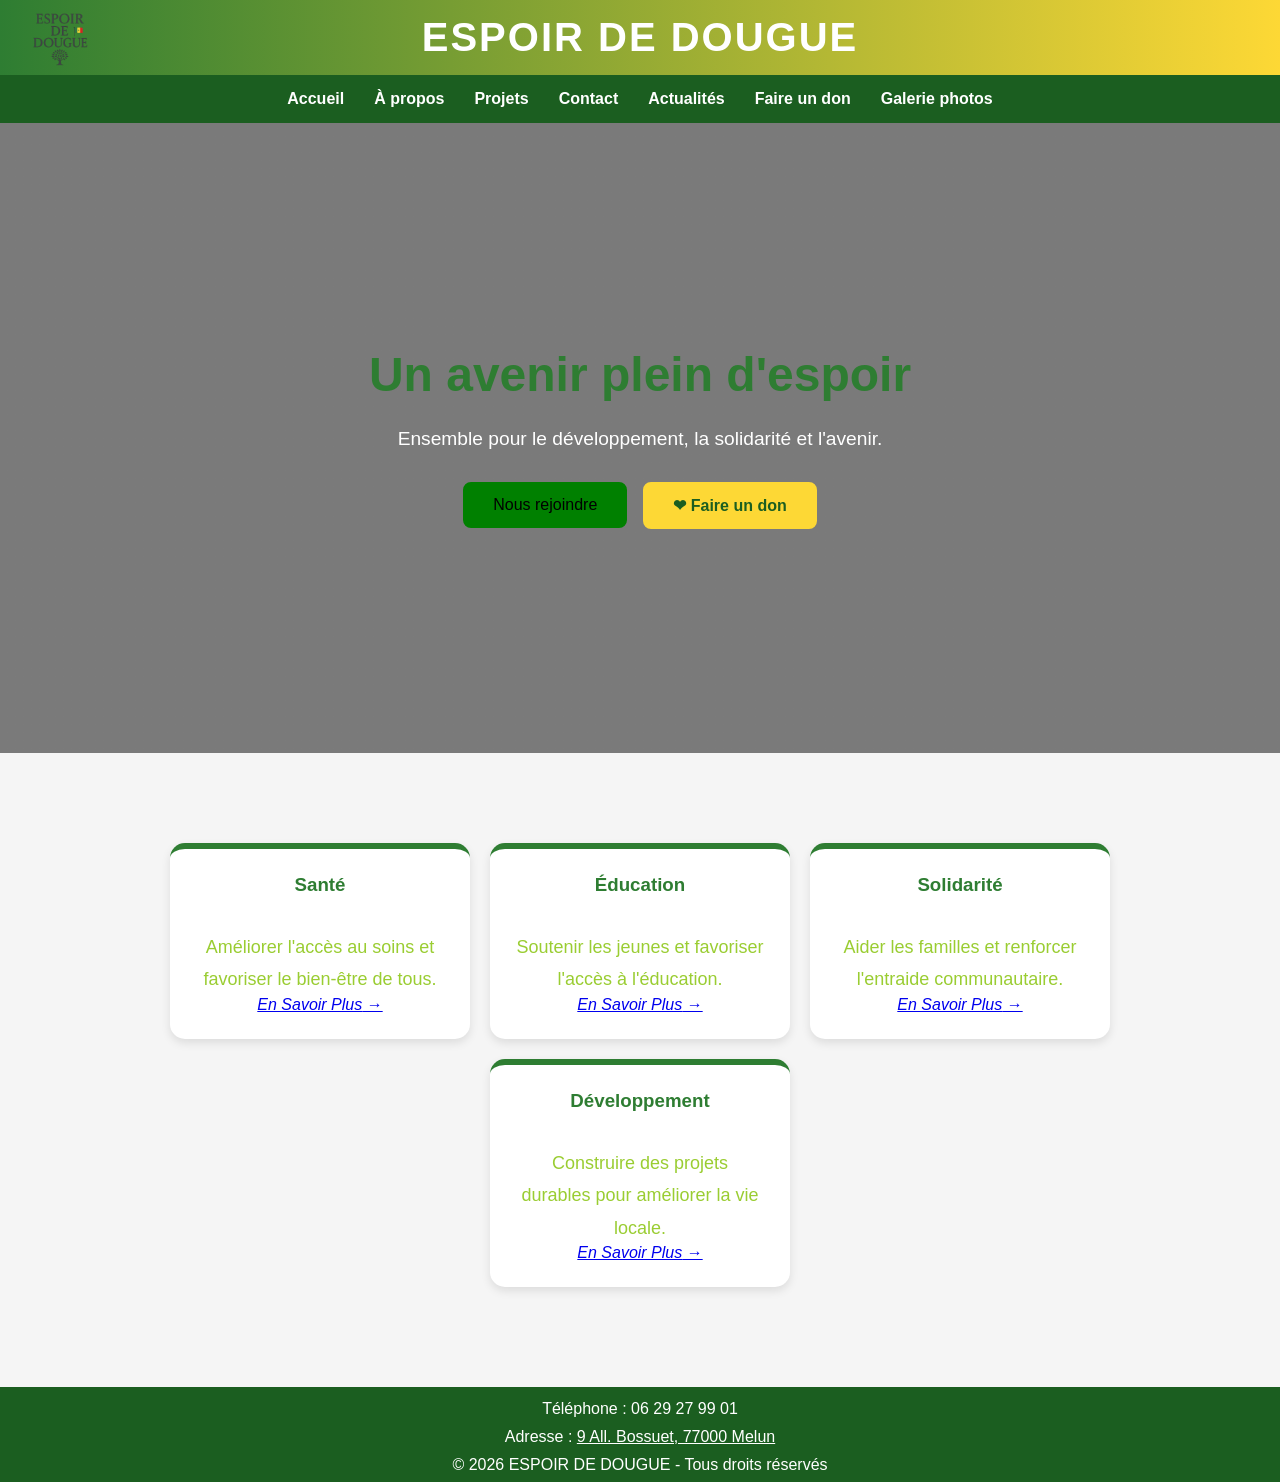
<file: index.html>
<!DOCTYPE html>
<html lang="fr">
<head>
  <meta charset="UTF-8" />
  <meta name="viewport" content="width=device-width, initial-scale=1.0"/>
  <title>ESPOIR DE DOUGUE</title>
  <link rel="stylesheet" href="css/style.css" />
  

  
</head>

<body>

  <!-- Le header et nav sont chargés automatiquement ici -->
  <div id="header-placeholder"></div>
  <script src="nav.js"></script>
<section class="hero">
  <div>
    <h2>Un avenir plein d'espoir</h2>
    <p>
      Ensemble pour le développement, la solidarité et l'avenir.
    </p>
    <div style="display: flex; gap: 16px; justify-content: center; flex-wrap: wrap; margin-top: 1rem;">
      <a href="contacts.html">
        <button style="background: green; color: #000000; border: 2px solid green; border-radius: 8px; padding: 12px 28px; font-size: 16px; font-weight: 500; cursor: pointer;">
          Nous rejoindre
        </button>
      </a>
      <a href="don.html">
        <button style="background: #fdd835; color: #1b5e20; border: 2px solid #fdd835; border-radius: 8px; padding: 12px 28px; font-size: 16px; font-weight: 700; cursor: pointer;">
          ❤ Faire un don
        </button>
      </a>
    </div>
  </div>
</section>

  


  <section>
    <div class="cards">

   <div class="card" style="display:flex; flex-direction:column;">
    <a href="education.html" style="text-decoration:none; color:yellowgreen; display:flex; flex-direction:column; flex:1;">
      <h3>Santé</h3>
      <p>Améliorer l'accès au soins et favoriser le bien-être de tous.</p>
      <a href="education.html"><Em>En Savoir Plus</Em> →</a>
    </a>
  </div>


  <div class="card" style="display:flex; flex-direction:column;">
    <a href="education.html" style="text-decoration:none; color:yellowgreen; display:flex; flex-direction:column; flex:1;">
      <h3>Éducation</h3>
      <p>Soutenir les jeunes et favoriser l'accès à l'éducation.</p>
      <a href="education.html"><Em>En Savoir Plus</Em> →</a>
    </a>
  </div>

  <div class="card" style="display:flex; flex-direction:column;">
    <a href="solidarite.html" style="text-decoration:none; color:yellowgreen; display:flex; flex-direction:column; flex:1;">
      <h3>Solidarité</h3>
      <p>Aider les familles et renforcer l'entraide communautaire.</p>
      <a href="solidarite.html"><Em>En Savoir Plus</Em> →</a>
    </a>
  </div>

  <div class="card" style="display:flex; flex-direction:column;">
    <a href="developpemnt.html" style="text-decoration:none; color:yellowgreen; display:flex; flex-direction:column; flex:1;">
      <h3>Développement</h3>
      <p>Construire des projets durables pour améliorer la vie locale.</p>
      <a href="developpemnt.html"><Em>En Savoir Plus</Em> →</a>
    </a>
  </div>

</div>
  </section>

  <footer style="display:flex; flex-direction:column; align-items:center; padding:8px; gap:0;">
  <span style="margin-top:5px;">Téléphone : 06 29 27 99 01</span>
  <span style="margin-top:10px;">Adresse : <a href="https://www.google.com/maps?q=9+All.+Bossuet,+77000+Melun" target="_blank" style="color:white;">9 All. Bossuet, 77000 Melun</a></span>
  <span style="margin-top:10px;">© 2026 ESPOIR DE DOUGUE - Tous droits réservés</span>
</footer>

</body>
</html>
</file>
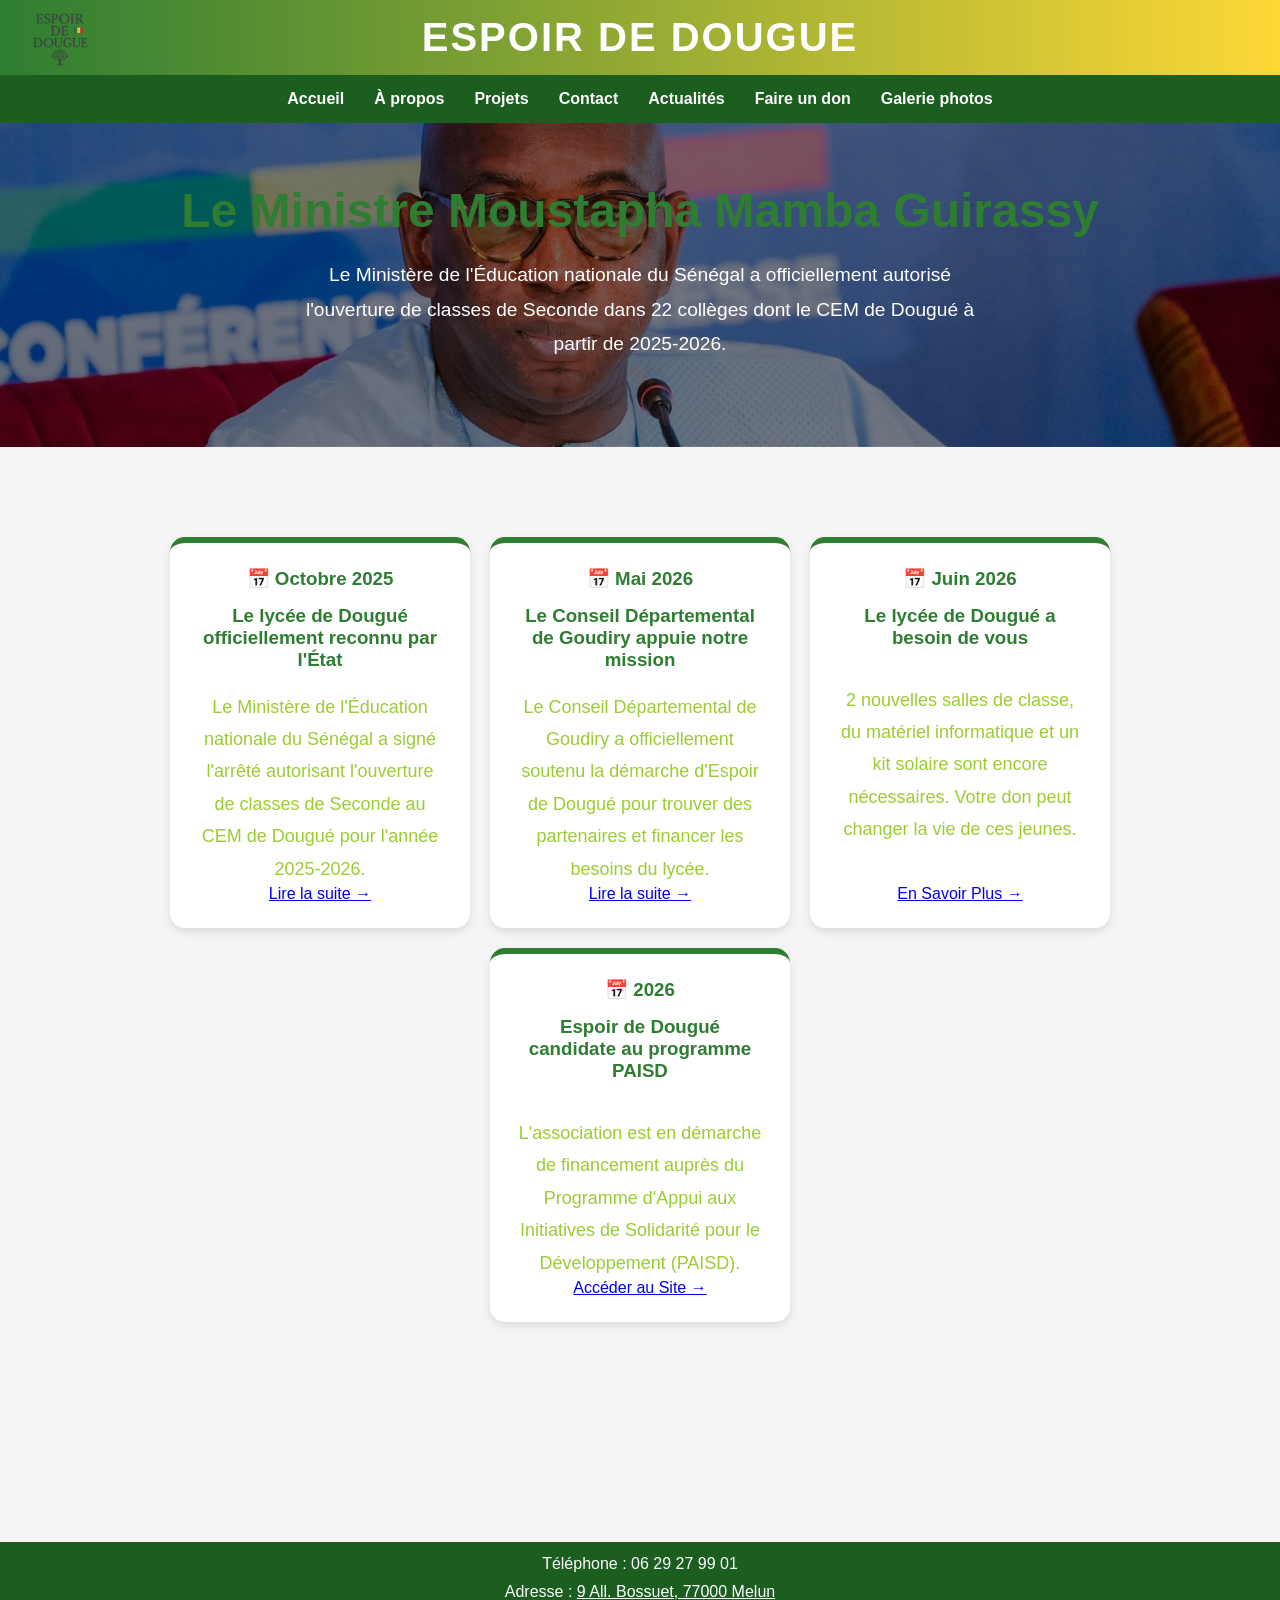
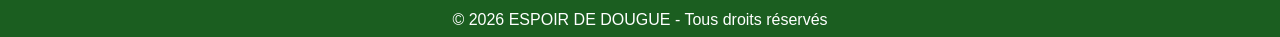
<file: actualite.html>
<!DOCTYPE html>
<html lang="fr">
<head>
  <meta charset="UTF-8">
  <meta name="viewport" content="width=device-width, initial-scale=1.0">
  <title>Actualités- ESPOIR DE DOUGUE</title>
  <link rel="stylesheet" href="css/style.css" />

 
</head>

<body style="min-height:100vh; display:flex; flex-direction:column;">
<div id="header-placeholder"></div>
<script src="nav.js"></script>
<section class="hero-actualites" style="background-image: linear-gradient(rgba(0,0,0,0.5), rgba(0,0,0,0.5)), url('image/WhatsApp-Image-2026-04-21-at-19.15.56.jpeg'); background-size: cover; background-position: center 30%; background-repeat: no-repeat;">
  <div>
    <h2 style="font-size:3rem; margin-bottom:20px;">Le Ministre Moustapha Mamba Guirassy</h2>
<p style="font-size:1.2rem; margin-bottom:25px;color:white;">
  Le Ministère de l'Éducation nationale du Sénégal a officiellement autorisé l'ouverture de classes de Seconde dans 22 collèges dont le CEM de Dougué à partir de 2025-2026.
</p>
  </div>

</section>
<section>
    <div class="cards">

  <div class="card">
    <a href="apropos.html" style="text-decoration:none; color:yellowgreen;">
      <h3>📅 Octobre 2025</h3>
      <h3>Le lycée de Dougué officiellement reconnu par l'État</h3>
      <p>Le Ministère de l'Éducation nationale du Sénégal a signé l'arrêté autorisant l'ouverture de classes de Seconde au CEM de Dougué pour l'année 2025-2026.</p>
      <a href="image/Arrêté d'ouverture de classe de 2nd Dougué_2025-2026.pdf" target="_blank">Lire la suite →</a>
    </a>
    </a>
  </div>

  <div class="card">
    <a href="projets.html" style="text-decoration:none; color:yellowgreen;">
      <h3>📅 Mai 2026</h3>
      <h3>Le Conseil Départemental de Goudiry appuie notre mission</h3>
      <p>Le Conseil Départemental de Goudiry a officiellement soutenu la démarche d'Espoir de Dougué pour trouver des partenaires et financer les besoins du lycée.</p>
       <a href="image/20260523123731.pdf" target="_blank">Lire la suite →</a>
    </a>
  </div>

  <div class="card" style="display:flex; flex-direction:column;">
  <a href="don.html" style="text-decoration:none; color:yellowgreen; display:flex; flex-direction:column; flex:1;">
    <h3>📅 Juin 2026</h3>
    <h3>Le lycée de Dougué a besoin de vous</h3>
    <p style="flex:1;">2 nouvelles salles de classe, du matériel informatique et un kit solaire sont encore nécessaires. Votre don peut changer la vie de ces jeunes.</p>
    <a href="don.html">En Savoir Plus →</a>
  </a>
</div>
  <div class="card" style="display:flex; flex-direction:column;">
    <a href="don.html" style="text-decoration:none; color:yellowgreen; display:flex; flex-direction:column; flex:1;">
      <h3>📅 2026</h3>
      <h3>Espoir de Dougué candidate au programme PAISD</h3>
      <p>L'association est en démarche de financement auprès du Programme d'Appui aux Initiatives de Solidarité pour le Développement (PAISD).</p>
      <a href="https://www.paisd.sn" target="_blank">Accéder au Site →</a> 
    </a>
  </div>

</div>
  </section>

<section style="flex:1;">

</section>
<footer style="display:flex; flex-direction:column; align-items:center; padding:8px; gap:0;">
  <span style="margin-top:5px;">Téléphone : 06 29 27 99 01</span>
  <span style="margin-top:10px;">Adresse : <a href="https://www.google.com/maps?q=9+All.+Bossuet,+77000+Melun" target="_blank" style="color:white;">9 All. Bossuet, 77000 Melun</a></span>
  <span style="margin-top:10px;">© 2026 ESPOIR DE DOUGUE - Tous droits réservés</span>
</footer>


</body>
</html>
</file>
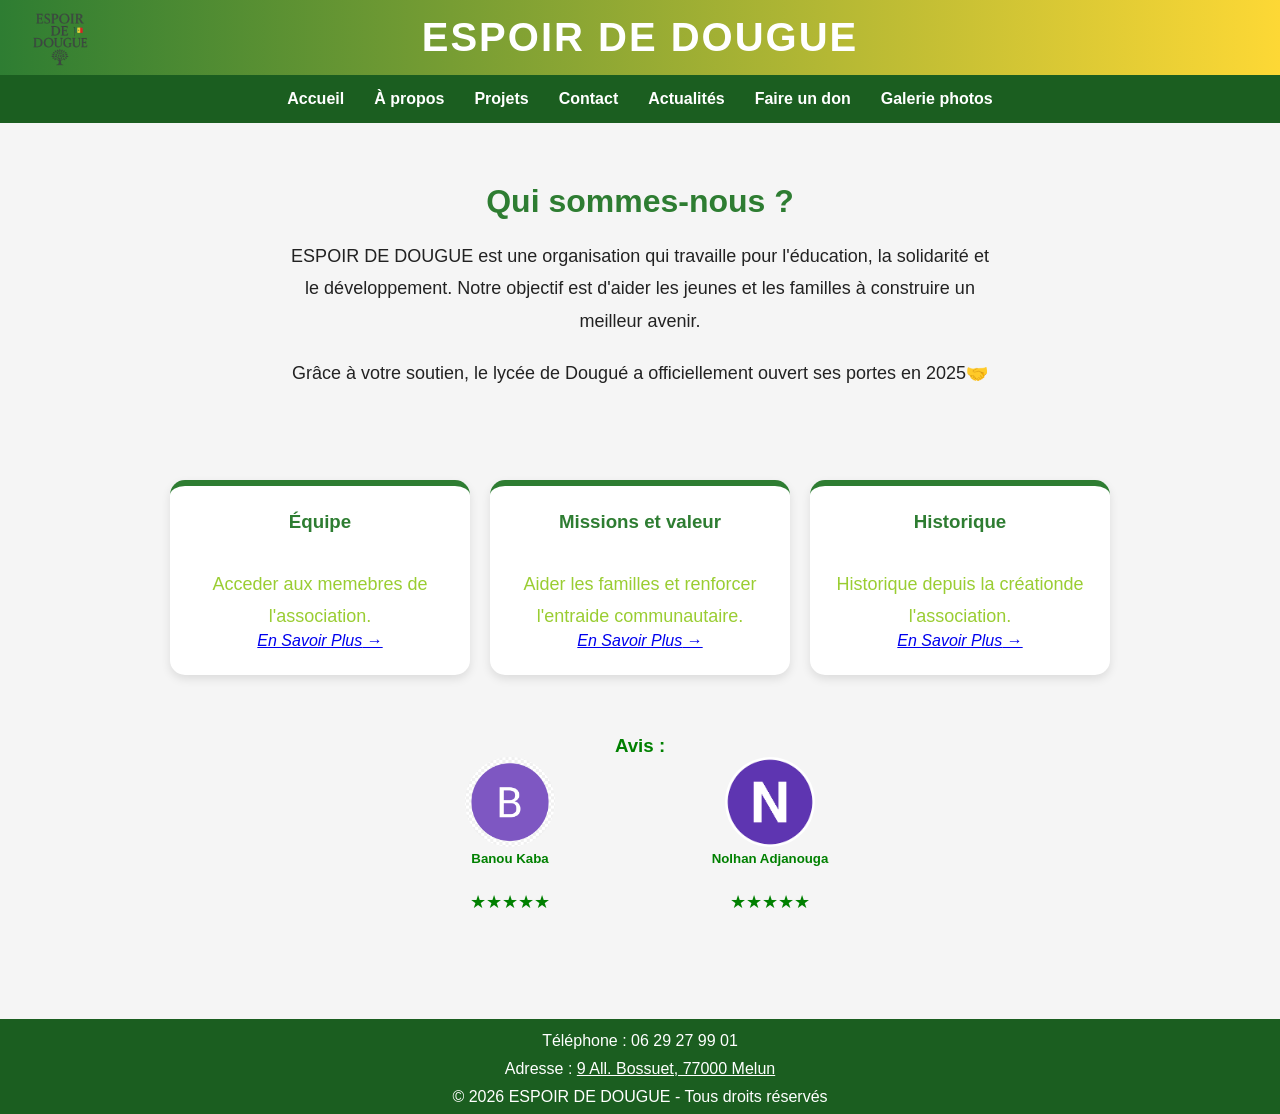
<file: apropos.html>
<!DOCTYPE html>
<html lang="fr">
<head>
  <meta charset="UTF-8">
  <meta name="viewport" content="width=device-width, initial-scale=1.0">
  <title>À propos - ESPOIR DE DOUGUE</title>
  <link rel="stylesheet" href="css/style.css" />

 
</head>

<body>

<div id="header-placeholder"></div>
<script src="nav.js"></script>

<section>
  <h2>Qui sommes-nous ?</h2>

  <p>
    ESPOIR DE DOUGUE est une organisation qui travaille
    pour l'éducation, la solidarité et le développement.
    Notre objectif est d'aider les jeunes et les familles
    à construire un meilleur avenir.
  </p>
  <p>
    Grâce à votre soutien, le lycée de Dougué a officiellement ouvert ses portes en 2025🤝
  </p>
  <section>
    <div class="cards">

  <div class="card" style="display:flex; flex-direction:column;">
    <a href="equipe.html" style="text-decoration:none; color:yellowgreen; display:flex; flex-direction:column; flex:1;">
      <h3>Équipe</h3>
      <p>Acceder aux memebres de l'association.</p>
      <a href="equipe.html"><Em>En Savoir Plus</Em> →</a>
    </a>
  </div>

  <div class="card" style="display:flex; flex-direction:column;">
    <a href="mission.html" style="text-decoration:none; color:yellowgreen; display:flex; flex-direction:column; flex:1;">
      <h3>Missions et valeur</h3>
      <p>Aider les familles et renforcer l'entraide communautaire.</p>
      <a href="mission.html"><Em>En Savoir Plus</Em> →</a>
    </a>
  </div>

   <div class="card" style="display:flex; flex-direction:column;">
    <a href="historique.html" style="text-decoration:none; color:yellowgreen; display:flex; flex-direction:column; flex:1;">
      <h3>Historique</h3>
      <p>Historique depuis la créationde l'association.</p>
      <a href="historique.html"><Em>En Savoir Plus</Em> →</a>
    </a>
  </div>

</div>
  </section>

  <h3 style="color:green; text-align:center;">Avis :</h3>

  <div style="display:flex !important; flex-direction:row !important; justify-content:center; gap:60px; flex-wrap:wrap; text-align:center; width:100%;">

    <div style="display:inline-block; width:200px;">
      <img src="image/logo b.png" style="width:90px; height:90px; border-radius:50%; object-fit:cover;">
      <h5 style="color:green;">Banou Kaba</h5>
      <p style="color:green;">★★★★★</p>
    </div>

    <div style="display:inline-block; width:200px;">
      <img src="image/logo n.png" style="width:90px; height:90px; border-radius:50%; object-fit:cover;">
      <h5 style="color:green;">Nolhan Adjanouga</h5>
      <p style="color:green;">★★★★★</p>
    </div>

  </div>

</section>


<footer style="display:flex; flex-direction:column; align-items:center; padding:8px; gap:0;">
  <span style="margin-top:5px;">Téléphone : 06 29 27 99 01</span>
  <span style="margin-top:10px;">Adresse : <a href="https://www.google.com/maps?q=9+All.+Bossuet,+77000+Melun" target="_blank" style="color:white;">9 All. Bossuet, 77000 Melun</a></span>
  <span style="margin-top:10px;">© 2026 ESPOIR DE DOUGUE - Tous droits réservés</span>
</footer>

</body>
</html>
</file>
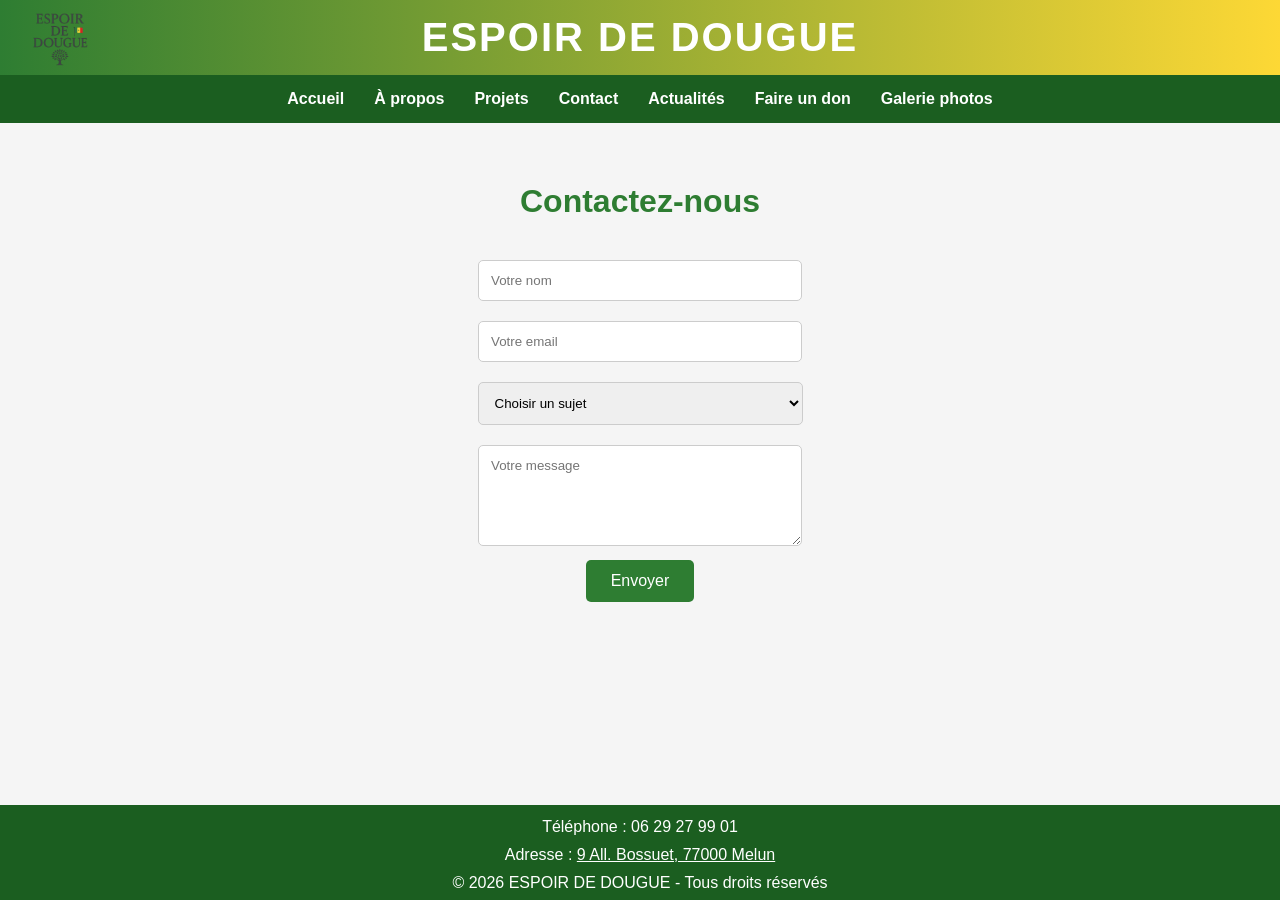
<file: contacts.html>
<!DOCTYPE html>
<html lang="fr">
<head>
  <meta charset="UTF-8">
  <meta name="viewport" content="width=device-width, initial-scale=1.0">
  <title>Contact - ESPOIR DE DOUGUE</title>
  <link rel="stylesheet" href="css/style.css" />

  
</head>

<body style="min-height:100vh; display:flex; flex-direction:column;">

<div id="header-placeholder"></div>
<script src="nav.js"></script>
<section style="flex:1;">
  <h2>Contactez-nous</h2>

  <form id="mon-formulaire">

    <input type="text" id="nom" placeholder="Votre nom">
    <br>
    <input type="email" id="email" placeholder="Votre email">
    <br>
    <select id="sujet" name="Sujet" required style="width:325px; padding:12px; border:1px solid #ccc; border-radius:5px;">
  <option value="" disabled selected>   Choisir un sujet </option>
  <option value="Bénévolat">Bénévolat</option>
  <option value="Partenariat">Partenariat</option>
  <option value="Information">Demande d'information</option>
  <option value="Autre">Autre</option>
</select>
<br>
    <textarea id="message" rows="5" placeholder="Votre message"></textarea>
    <br>
    <button type="submit">Envoyer</button>

  </form>

  <p id="confirmation" style="display:none; color: green; font-weight: 500;">
    ✓ Message envoyé avec succès !
  </p>

</section>

<script>
  document.getElementById('mon-formulaire').addEventListener('submit', function(e) {
    e.preventDefault();
    fetch('https://formspree.io/f/mvzyvywe', {
      method: 'POST',
      headers: { 'Content-Type': 'application/json' },
      body: JSON.stringify({
        nom: document.getElementById('nom').value,
        email: document.getElementById('email').value,
        message: document.getElementById('message').value,
        sujet: document.getElementById('sujet').value
      })
    }).then(function() {
      document.getElementById('mon-formulaire').style.display = 'none';
      document.getElementById('confirmation').style.display = 'block';
    });
  });
</script>



<footer style="display:flex; flex-direction:column; align-items:center; padding:8px; gap:0;">
  <span style="margin-top:5px;">Téléphone : 06 29 27 99 01</span>
  <span style="margin-top:10px;">Adresse : <a href="https://www.google.com/maps?q=9+All.+Bossuet,+77000+Melun" target="_blank" style="color:white;">9 All. Bossuet, 77000 Melun</a></span>
  <span style="margin-top:10px;">© 2026 ESPOIR DE DOUGUE - Tous droits réservés</span>
</footer>

</body>
</html>
</file>
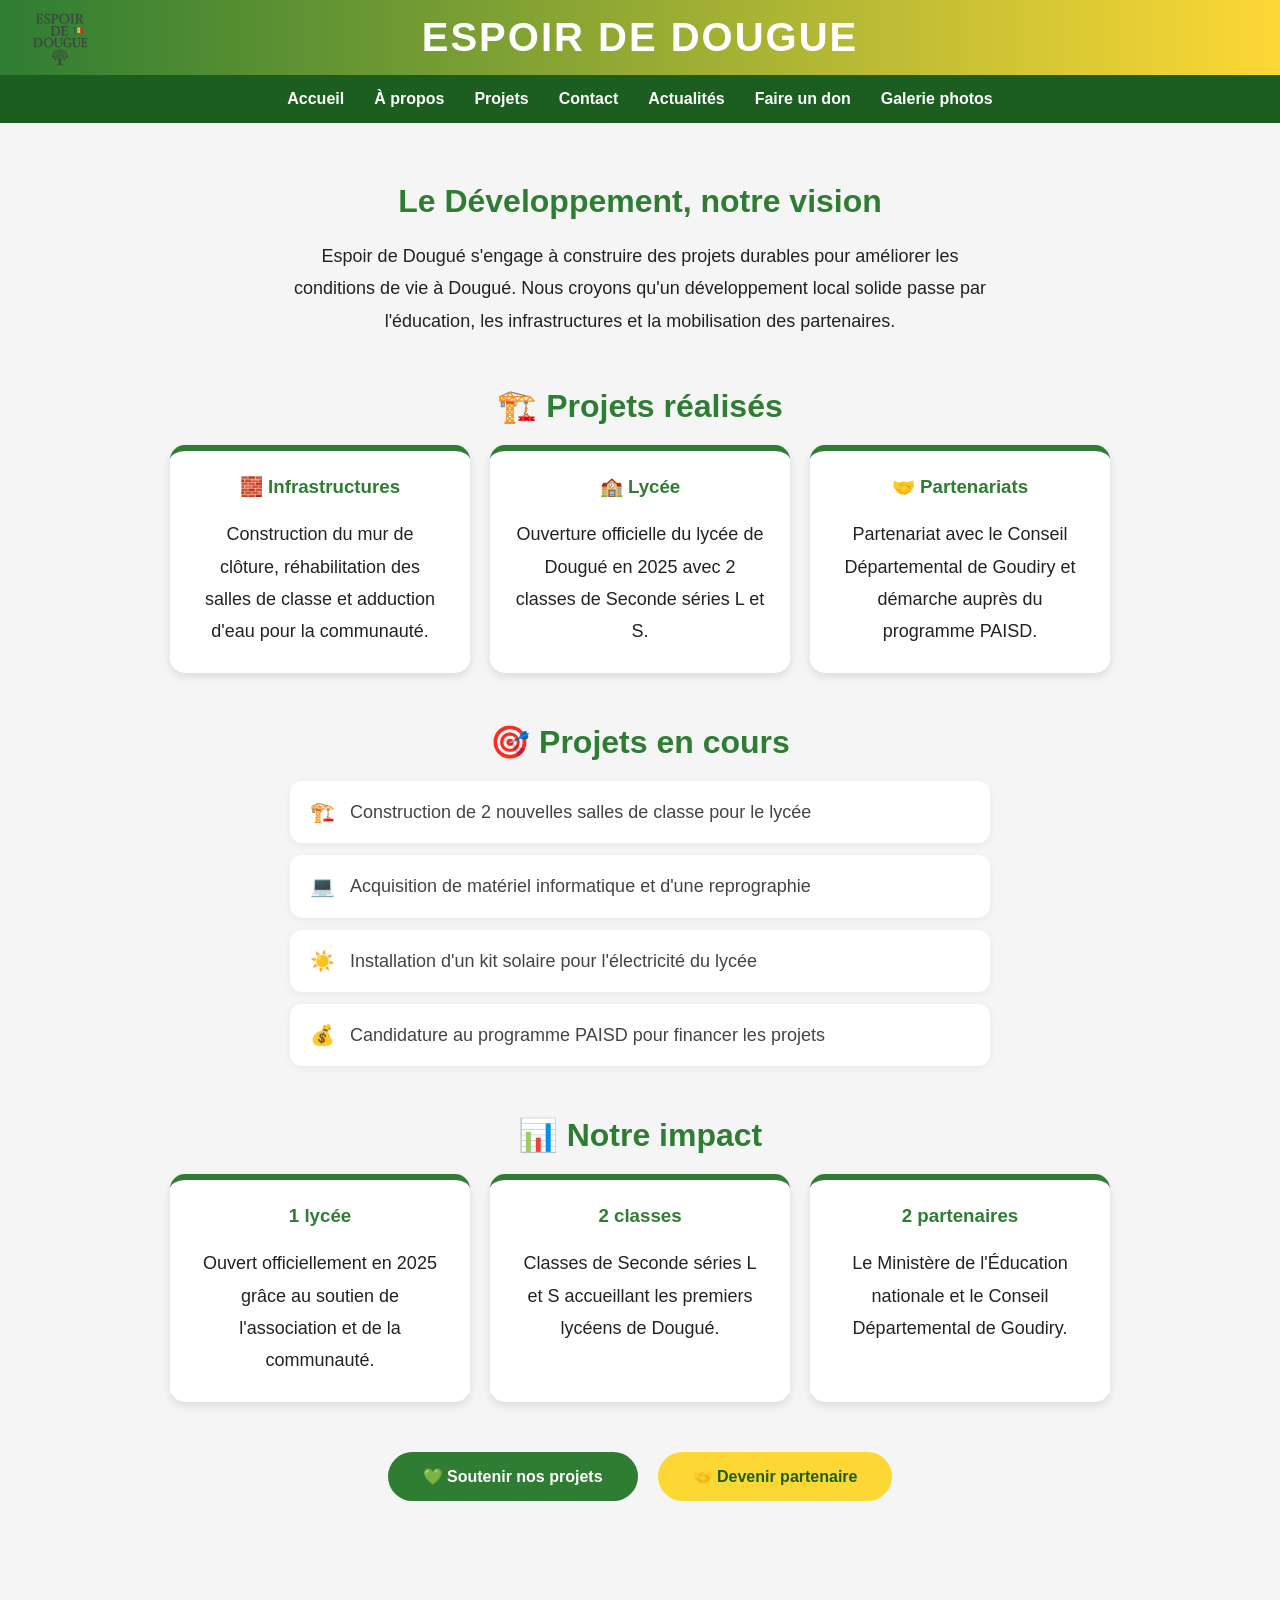
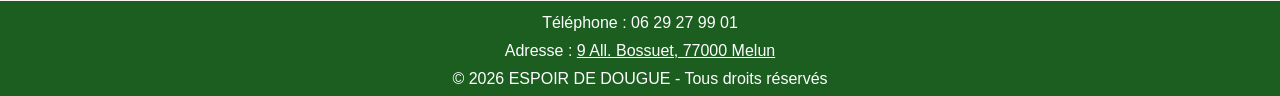
<file: developpemnt.html>
<!DOCTYPE html>
<html lang="fr">
<head>
  <meta charset="UTF-8">
  <meta name="viewport" content="width=device-width, initial-scale=1.0">
  <title>Développement - ESPOIR DE DOUGUE</title>
  <link rel="stylesheet" href="css/style.css" />
</head>

<body style="min-height:100vh; display:flex; flex-direction:column;">

<div id="header-placeholder"></div>
<script src="nav.js"></script>

<section style="flex:1;">

  <h2>Le Développement, notre vision</h2>
  <p>Espoir de Dougué s'engage à construire des projets durables pour améliorer les conditions de vie à Dougué. Nous croyons qu'un développement local solide passe par l'éducation, les infrastructures et la mobilisation des partenaires.</p>

  <!-- Projets réalisés -->
  <h2 style="margin-top:50px;">🏗️ Projets réalisés</h2>

  <div class="cards" style="margin-top:20px;">

    <div class="card">
      <h3>🧱 Infrastructures</h3>
      <p>Construction du mur de clôture, réhabilitation des salles de classe et adduction d'eau pour la communauté.</p>
    </div>

    <div class="card">
      <h3>🏫 Lycée</h3>
      <p>Ouverture officielle du lycée de Dougué en 2025 avec 2 classes de Seconde séries L et S.</p>
    </div>

    <div class="card">
      <h3>🤝 Partenariats</h3>
      <p>Partenariat avec le Conseil Départemental de Goudiry et démarche auprès du programme PAISD.</p>
    </div>

  </div>

  <!-- Projets en cours -->
  <h2 style="margin-top:50px;">🎯 Projets en cours</h2>

  <div style="max-width:700px; margin:20px auto; text-align:left;">

    <div style="display:flex; align-items:center; gap:15px; background:white; padding:15px 20px; border-radius:12px; margin-bottom:12px; box-shadow:0 2px 8px rgba(0,0,0,0.06);">
      <span style="font-size:20px;">🏗️</span>
      <p style="margin:0; color:#444;">Construction de 2 nouvelles salles de classe pour le lycée</p>
    </div>

    <div style="display:flex; align-items:center; gap:15px; background:white; padding:15px 20px; border-radius:12px; margin-bottom:12px; box-shadow:0 2px 8px rgba(0,0,0,0.06);">
      <span style="font-size:20px;">💻</span>
      <p style="margin:0; color:#444;">Acquisition de matériel informatique et d'une reprographie</p>
    </div>

    <div style="display:flex; align-items:center; gap:15px; background:white; padding:15px 20px; border-radius:12px; margin-bottom:12px; box-shadow:0 2px 8px rgba(0,0,0,0.06);">
      <span style="font-size:20px;">☀️</span>
      <p style="margin:0; color:#444;">Installation d'un kit solaire pour l'électricité du lycée</p>
    </div>

    <div style="display:flex; align-items:center; gap:15px; background:white; padding:15px 20px; border-radius:12px; margin-bottom:12px; box-shadow:0 2px 8px rgba(0,0,0,0.06);">
      <span style="font-size:20px;">💰</span>
      <p style="margin:0; color:#444;">Candidature au programme PAISD pour financer les projets</p>
    </div>

  </div>

  <!-- Impact -->
  <h2 style="margin-top:50px;">📊 Notre impact</h2>

  <div class="cards" style="margin-top:20px;">

    <div class="card">
      <h3>1 lycée</h3>
      <p>Ouvert officiellement en 2025 grâce au soutien de l'association et de la communauté.</p>
    </div>

    <div class="card">
      <h3>2 classes</h3>
      <p>Classes de Seconde séries L et S accueillant les premiers lycéens de Dougué.</p>
    </div>

    <div class="card">
      <h3>2 partenaires</h3>
      <p>Le Ministère de l'Éducation nationale et le Conseil Départemental de Goudiry.</p>
    </div>

  </div>

  <!-- Boutons -->
  <div style="margin-top:50px; display:flex; justify-content:center; gap:20px; flex-wrap:wrap;">
    <a href="don.html" style="background:#2e7d32; color:white; padding:15px 35px; border-radius:30px; text-decoration:none; font-weight:bold; font-size:16px;">
      💚 Soutenir nos projets
    </a>
    <a href="contacts.html" style="background:#fdd835; color:#1b5e20; padding:15px 35px; border-radius:30px; text-decoration:none; font-weight:bold; font-size:16px;">
      🤝 Devenir partenaire
    </a>
  </div>

</section>

<footer style="display:flex; flex-direction:column; align-items:center; padding:8px; gap:0;">
  <span style="margin-top:5px;">Téléphone : 06 29 27 99 01</span>
  <span style="margin-top:10px;">Adresse : <a href="https://www.google.com/maps?q=9+All.+Bossuet,+77000+Melun" target="_blank" style="color:white;">9 All. Bossuet, 77000 Melun</a></span>
  <span style="margin-top:10px;">© 2026 ESPOIR DE DOUGUE - Tous droits réservés</span>
</footer>

</body>
</html>
</file>
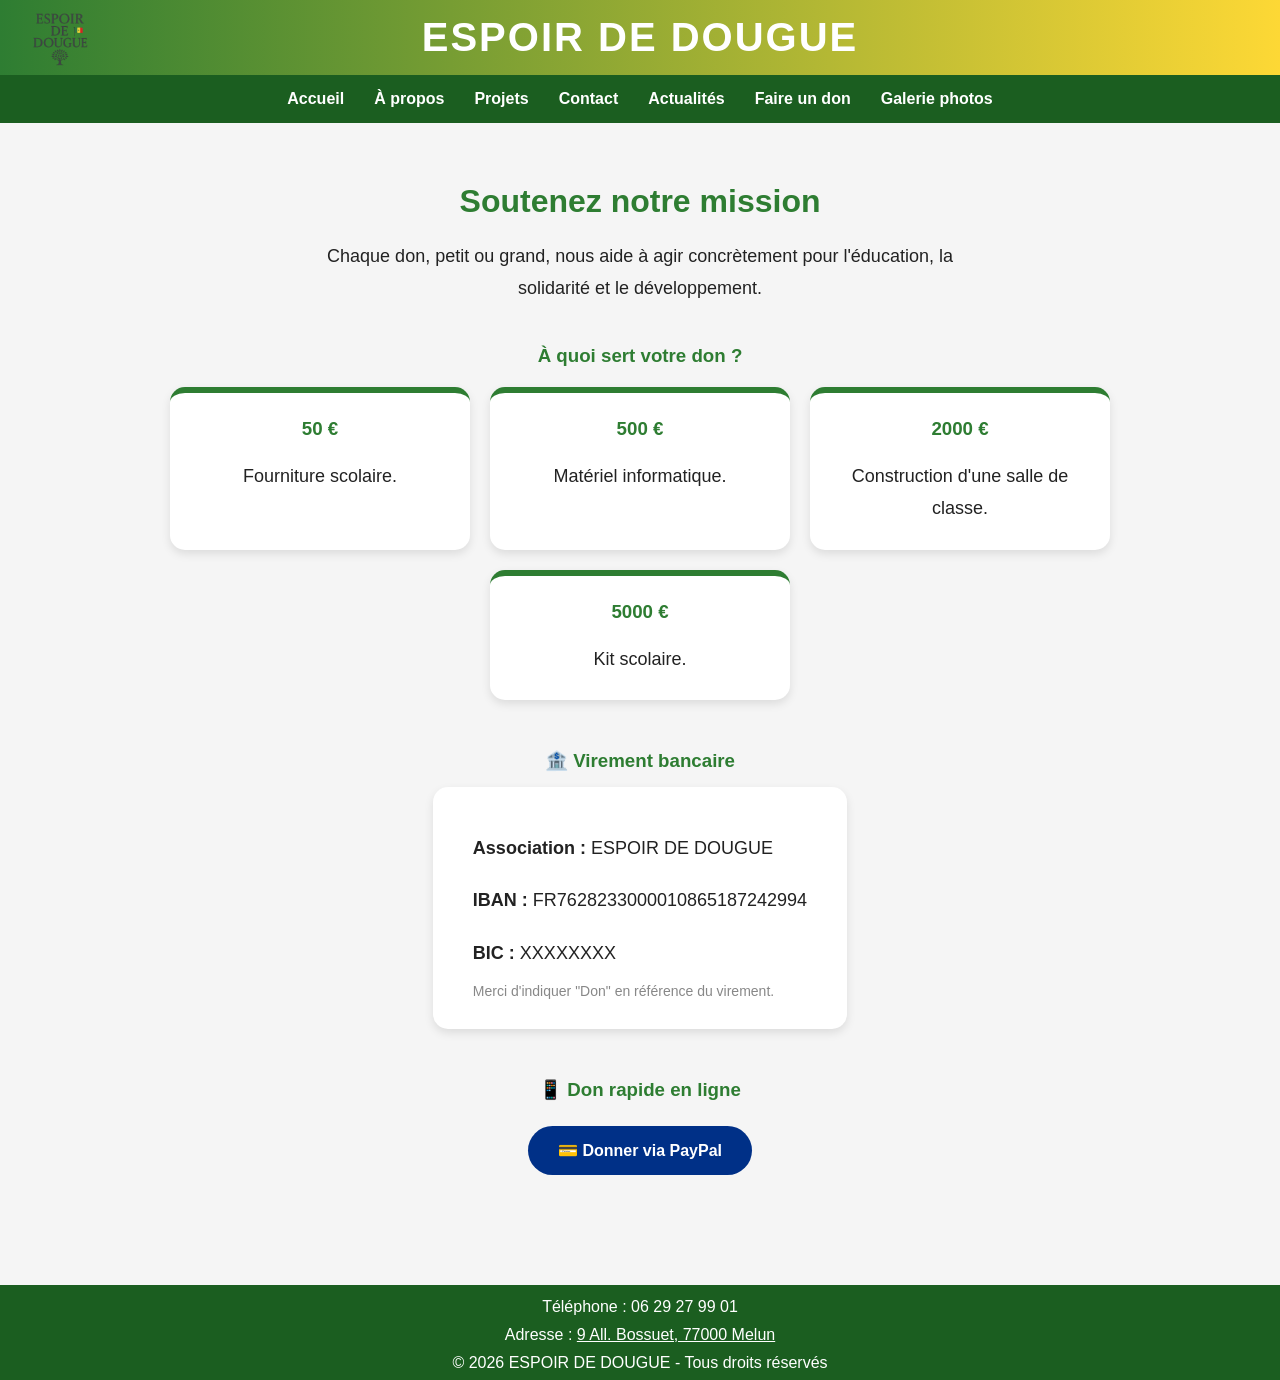
<file: don.html>
<!DOCTYPE html>
<html lang="fr">
<head>
  <meta charset="UTF-8">
  <meta name="viewport" content="width=device-width, initial-scale=1.0">
  <title>Faire un don- ESPOIR DE DOUGUE</title>
  <link rel="stylesheet" href="css/style.css" />

 
</head>

<body>

<div id="header-placeholder"></div>
<script src="nav.js"></script>
<!DOCTYPE html>
<html lang="fr">
<head>
  <meta charset="UTF-8">
  <meta name="viewport" content="width=device-width, initial-scale=1.0">
  <title>Faire un don - ESPOIR DE DOUGUE</title>
  <link rel="stylesheet" href="css/style.css" />
</head>

<body>

<section>

  <h2>Soutenez notre mission</h2>
  <p>Chaque don, petit ou grand, nous aide à agir concrètement pour l'éducation, la solidarité et le développement.</p>

  <!-- CE QUE FAIT VOTRE DON -->
  <h3 style="color:#2e7d32; margin-top:40px;">À quoi sert votre don ?</h3>

  <div class="cards" style="margin-top:20px;">
    <div class="card">
      <h3>50 €</h3>
      <p>Fourniture scolaire.</p>
    </div>
    <div class="card">
      <h3>500 €</h3>
      <p>Matériel informatique.</p>
    </div>
    <div class="card">
      <h3>2000 €</h3>
      <p>Construction d'une salle de classe.</p>
    </div>
    <div class="card">
      <h3>5000 €</h3>
      <p>Kit scolaire.</p>
    </div>
  </div>

  <!-- VIREMENT BANCAIRE -->
  <h3 style="color:#2e7d32; margin-top:50px;">🏦 Virement bancaire</h3>
  <div style="background:white; display:inline-block; padding:25px 40px; border-radius:15px; box-shadow:0 4px 10px rgba(0,0,0,0.1); margin-top:15px; text-align:left;">
    <p><strong>Association :</strong> ESPOIR DE DOUGUE</p>
    <p><strong>IBAN :</strong> FR7628233000010865187242994 </p>
    <p><strong>BIC :</strong> XXXXXXXX</p>
    <p style="margin-top:10px; color:#888; font-size:14px;">Merci d'indiquer "Don" en référence du virement.</p>
  </div>

  <!-- PAYPAL -->
  <h3 style="color:#2e7d32; margin-top:50px;">📱 Don rapide en ligne</h3>
  <div style="margin-top:15px;">
    <a href="https://www.google.com/aclk?sa=L&ai=DChsSEwjM_8mrwtuUAxX6f0ECHZiUDcQYACICCAEQABoCd3M&ae=2&co=1&ase=2&gclid=Cj0KCQjwz9_QBhD_ARIsADnSCfBP49LVF0Sm6zbb5y6RhFgv0z8mcIQSqol5m5R4goIsqnsqwYiTMnoaAllEEALw_wcB&ei=hvYXauqeLPDskdUP7qjKsQ8&cce=2&category=acrcp_v1_71&sig=AOD64_286svR-1uLLeTEW82rlkFPlauO9w&q&sqi=2&nis=4&adurl&ved=2ahUKEwjq-cSrwtuUAxVwdqQEHW6UMvYQ0Qx6BAgTEAEe" target="_blank"
       style="background:#003087; color:white; padding:15px 30px; border-radius:30px; text-decoration:none; font-weight:bold; font-size:16px; margin:10px; display:inline-block;">
      💳 Donner via PayPal
    </a>
  </section>    
<footer style="display:flex; flex-direction:column; align-items:center; padding:8px; gap:0;">
  <span style="margin-top:5px;">Téléphone : 06 29 27 99 01</span>
  <span style="margin-top:10px;">Adresse : <a href="https://www.google.com/maps?q=9+All.+Bossuet,+77000+Melun" target="_blank" style="color:white;">9 All. Bossuet, 77000 Melun</a></span>
  <span style="margin-top:10px;">© 2026 ESPOIR DE DOUGUE - Tous droits réservés</span>
</footer>

</body>
</html>
</file>
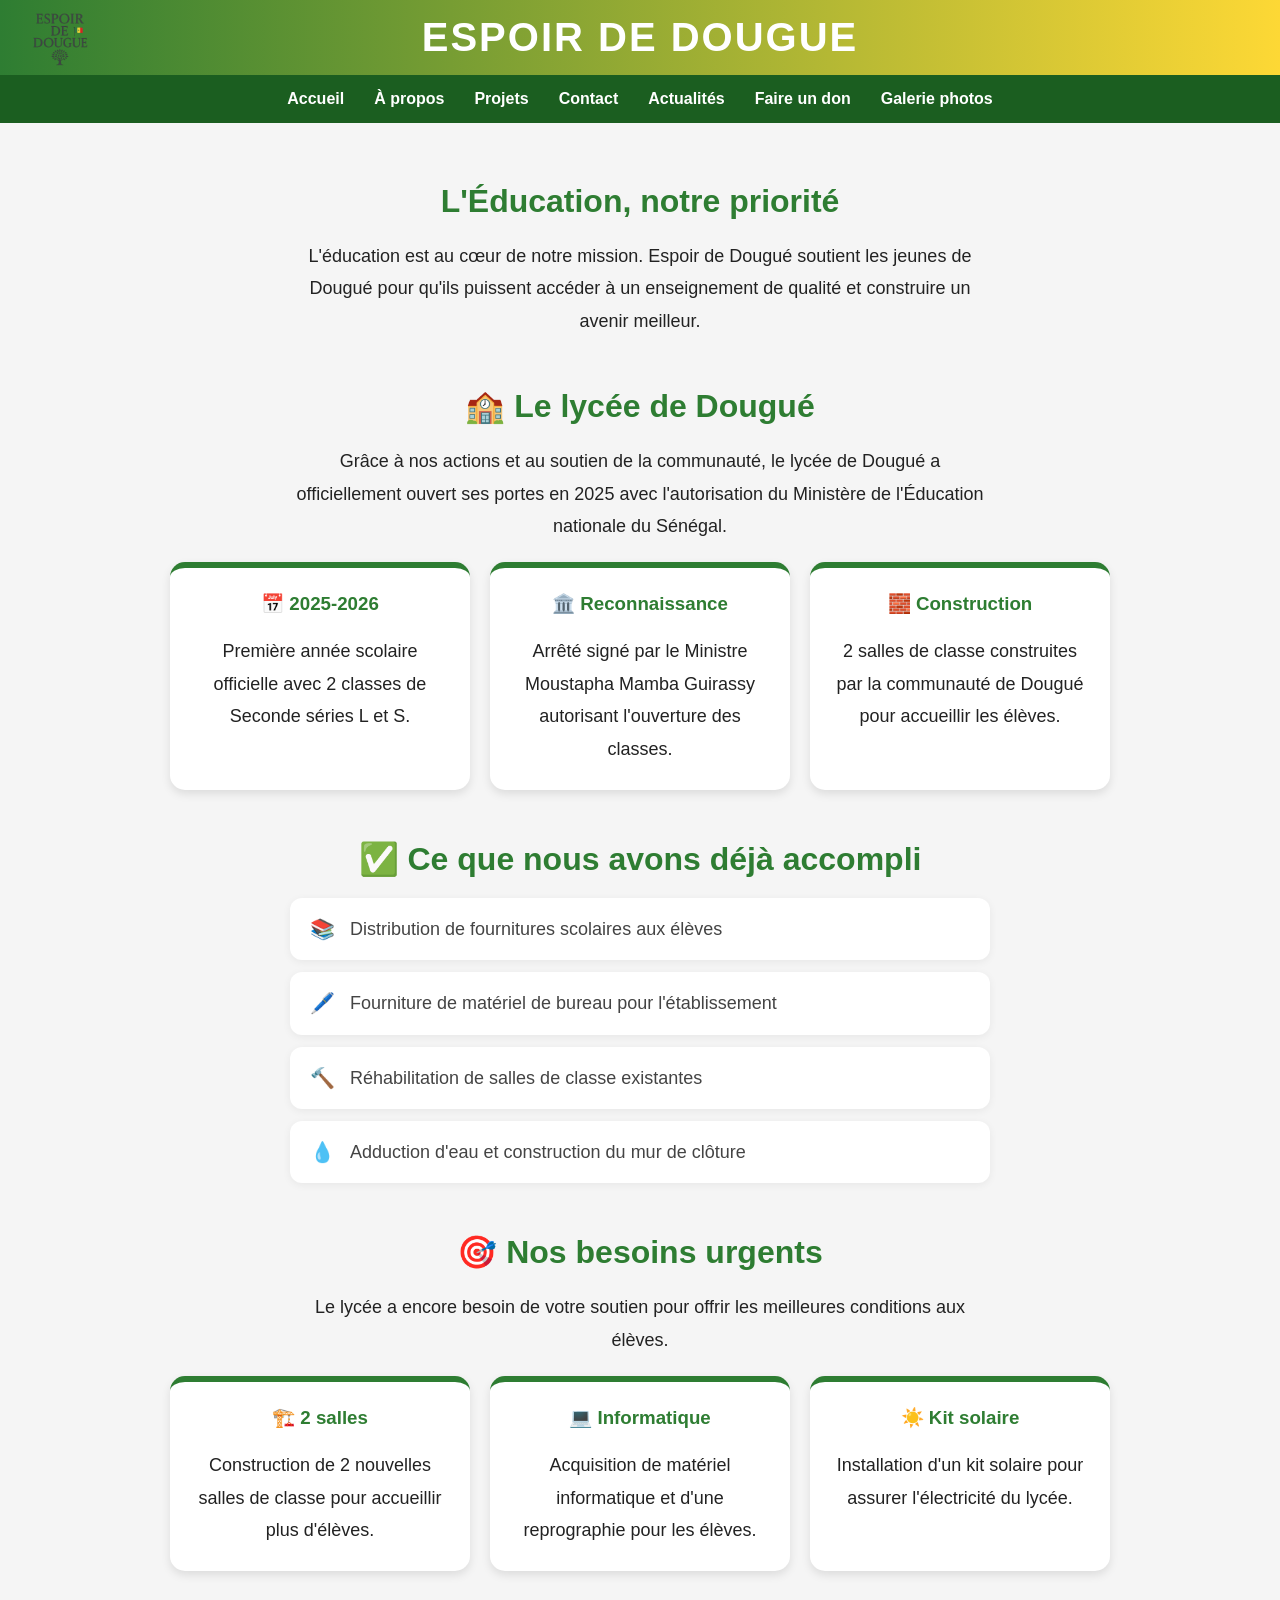
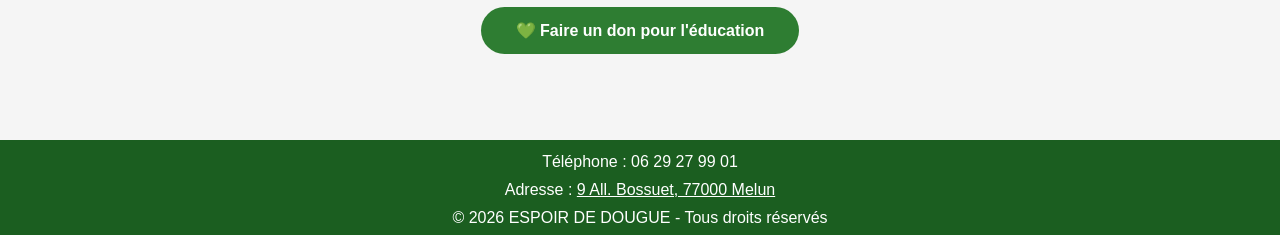
<file: education.html>
<!DOCTYPE html>
<html lang="fr">
<head>
  <meta charset="UTF-8">
  <meta name="viewport" content="width=device-width, initial-scale=1.0">
  <title>Éducation - ESPOIR DE DOUGUE</title>
  <link rel="stylesheet" href="css/style.css" />
</head>

<body style="min-height:100vh; display:flex; flex-direction:column;">

<div id="header-placeholder"></div>
<script src="nav.js"></script>

<section style="flex:1;">

  <h2>L'Éducation, notre priorité</h2>
  <p>L'éducation est au cœur de notre mission. Espoir de Dougué soutient les jeunes de Dougué pour qu'ils puissent accéder à un enseignement de qualité et construire un avenir meilleur.</p>

  <!-- Le lycée de Dougué -->
  <h2 style="margin-top:50px;">🏫 Le lycée de Dougué</h2>
  <p>Grâce à nos actions et au soutien de la communauté, le lycée de Dougué a officiellement ouvert ses portes en 2025 avec l'autorisation du Ministère de l'Éducation nationale du Sénégal.</p>

  <div class="cards" style="margin-top:20px;">

    <div class="card">
      <h3>📅 2025-2026</h3>
      <p>Première année scolaire officielle avec 2 classes de Seconde séries L et S.</p>
    </div>

    <div class="card">
      <h3>🏛️ Reconnaissance</h3>
      <p>Arrêté signé par le Ministre Moustapha Mamba Guirassy autorisant l'ouverture des classes.</p>
    </div>

    <div class="card">
      <h3>🧱 Construction</h3>
      <p>2 salles de classe construites par la communauté de Dougué pour accueillir les élèves.</p>
    </div>

  </div>

  <!-- Ce qu'on a déjà fait -->
  <h2 style="margin-top:50px;">✅ Ce que nous avons déjà accompli</h2>

  <div style="max-width:700px; margin:20px auto; text-align:left;">

    <div style="display:flex; align-items:center; gap:15px; background:white; padding:15px 20px; border-radius:12px; margin-bottom:12px; box-shadow:0 2px 8px rgba(0,0,0,0.06);">
      <span style="font-size:20px;">📚</span>
      <p style="margin:0; color:#444;">Distribution de fournitures scolaires aux élèves</p>
    </div>

    <div style="display:flex; align-items:center; gap:15px; background:white; padding:15px 20px; border-radius:12px; margin-bottom:12px; box-shadow:0 2px 8px rgba(0,0,0,0.06);">
      <span style="font-size:20px;">🖊️</span>
      <p style="margin:0; color:#444;">Fourniture de matériel de bureau pour l'établissement</p>
    </div>

    <div style="display:flex; align-items:center; gap:15px; background:white; padding:15px 20px; border-radius:12px; margin-bottom:12px; box-shadow:0 2px 8px rgba(0,0,0,0.06);">
      <span style="font-size:20px;">🔨</span>
      <p style="margin:0; color:#444;">Réhabilitation de salles de classe existantes</p>
    </div>

    <div style="display:flex; align-items:center; gap:15px; background:white; padding:15px 20px; border-radius:12px; margin-bottom:12px; box-shadow:0 2px 8px rgba(0,0,0,0.06);">
      <span style="font-size:20px;">💧</span>
      <p style="margin:0; color:#444;">Adduction d'eau et construction du mur de clôture</p>
    </div>

  </div>

  <!-- Ce qu'il reste -->
  <h2 style="margin-top:50px;">🎯 Nos besoins urgents</h2>
  <p>Le lycée a encore besoin de votre soutien pour offrir les meilleures conditions aux élèves.</p>

  <div class="cards" style="margin-top:20px;">

    <div class="card">
      <h3>🏗️ 2 salles</h3>
      <p>Construction de 2 nouvelles salles de classe pour accueillir plus d'élèves.</p>
    </div>

    <div class="card">
      <h3>💻 Informatique</h3>
      <p>Acquisition de matériel informatique et d'une reprographie pour les élèves.</p>
    </div>

    <div class="card">
      <h3>☀️ Kit solaire</h3>
      <p>Installation d'un kit solaire pour assurer l'électricité du lycée.</p>
    </div>

  </div>

  <!-- Bouton don -->
  <div style="margin-top:50px;">
    <a href="don.html" style="background:#2e7d32; color:white; padding:15px 35px; border-radius:30px; text-decoration:none; font-weight:bold; font-size:16px;">
      💚 Faire un don pour l'éducation
    </a>
  </div>

</section>

<footer style="display:flex; flex-direction:column; align-items:center; padding:8px; gap:0;">
  <span style="margin-top:5px;">Téléphone : 06 29 27 99 01</span>
  <span style="margin-top:10px;">Adresse : <a href="https://www.google.com/maps?q=9+All.+Bossuet,+77000+Melun" target="_blank" style="color:white;">9 All. Bossuet, 77000 Melun</a></span>
  <span style="margin-top:10px;">© 2026 ESPOIR DE DOUGUE - Tous droits réservés</span>
</footer>

</body>
</html>
</file>
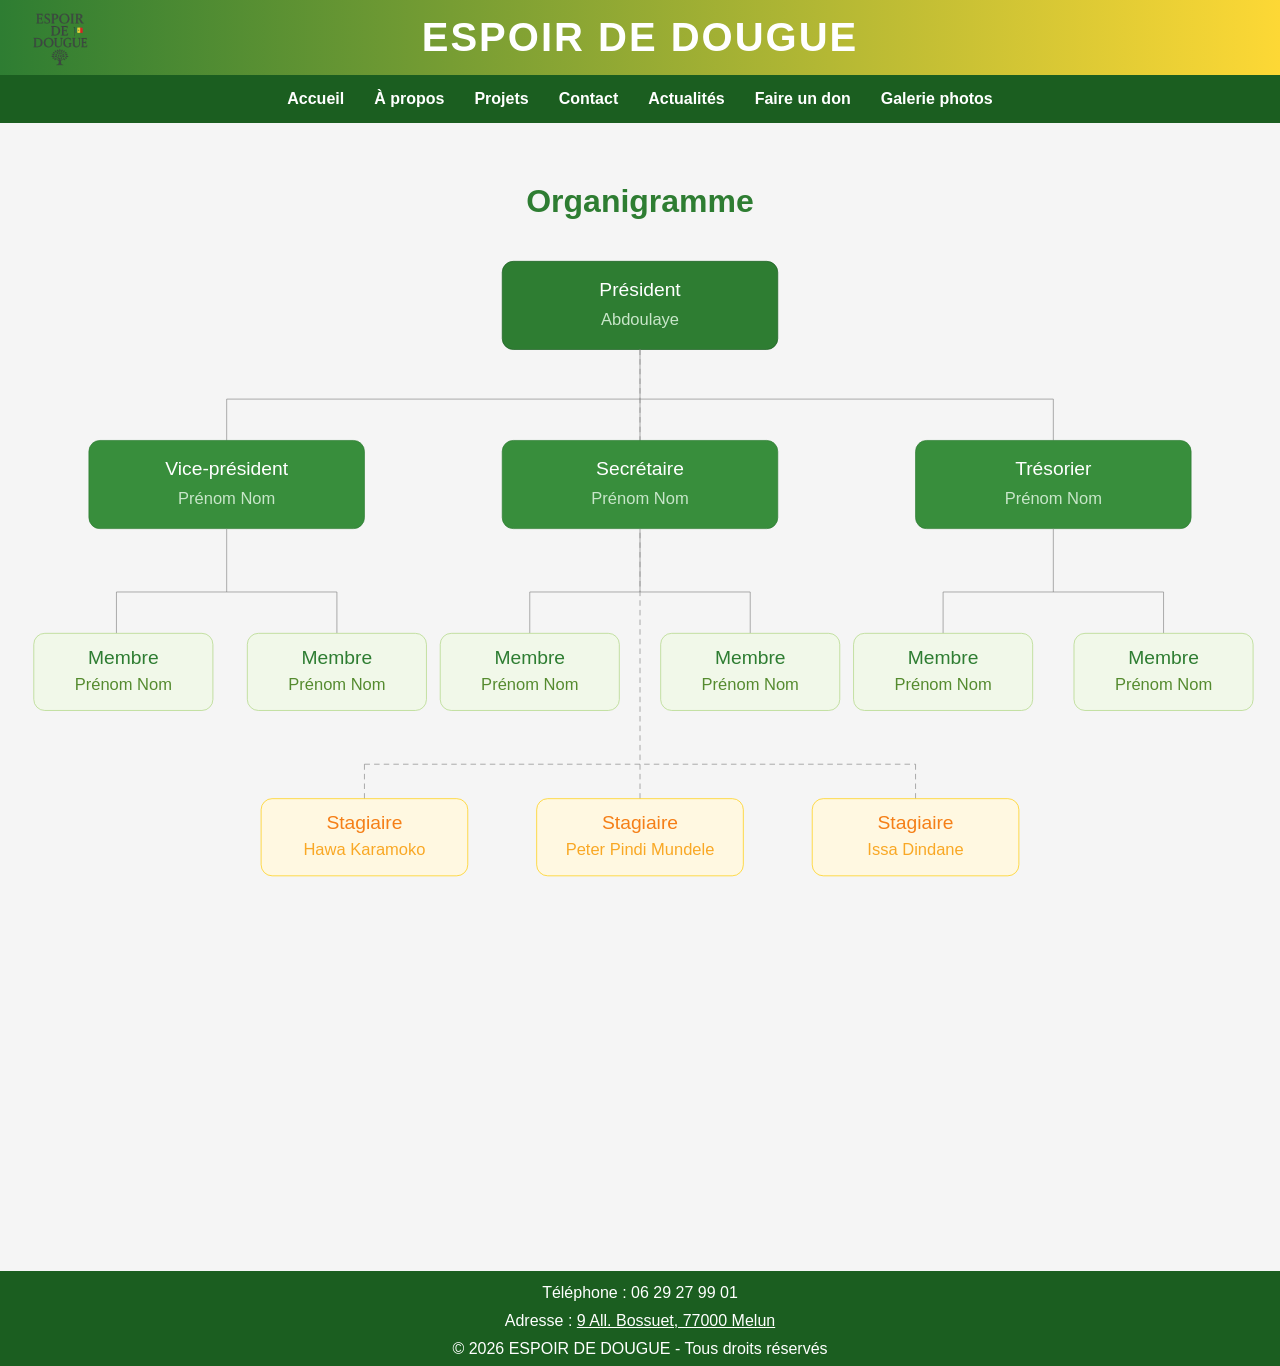
<file: equipe.html>
<!DOCTYPE html>
<html lang="fr">
<head>
  <meta charset="UTF-8">
  <meta name="viewport" content="width=device-width, initial-scale=1.0">
  <title>Équipe - ESPOIR DE DOUGUE</title>
  <link rel="stylesheet" href="css/style.css" />

 
</head>

<body style="min-height:100vh; display:flex; flex-direction:column;">

<div id="header-placeholder"></div>
<script src="nav.js"></script>
  <!DOCTYPE html>
<html lang="fr">
<head>
  <meta charset="UTF-8">
  <meta name="viewport" content="width=device-width, initial-scale=1.0">
  <title>Équipe - ESPOIR DE DOUGUE</title>
  <link rel="stylesheet" href="css/style.css" />
</head>


<section style="flex:1;">
  <h2>Organigramme</h2>

  <div style="overflow-x:auto;">
  <svg width="100%" viewBox="0 0 900 600" xmlns="http://www.w3.org/2000/svg">

  <!-- Président -->
  <rect x="350" y="30" width="200" height="64" rx="8" fill="#2e7d32" stroke="#1b5e20" stroke-width="0.5"/>
  <text x="450" y="55" text-anchor="middle" fill="white" font-size="14" font-weight="500" font-family="Arial">Président</text>
  <text x="450" y="76" text-anchor="middle" fill="#c8e6c9" font-size="12" font-family="Arial">Abdoulaye</text>
  <!-- Lignes Président → Stagiaires -->
  <line x1="450" y1="94" x2="450" y2="395" stroke="#888" stroke-width="0.5" stroke-dasharray="4 3"/>
  <line x1="250" y1="395" x2="650" y2="395" stroke="#888" stroke-width="0.5" stroke-dasharray="4 3"/>
  <line x1="250" y1="395" x2="250" y2="420" stroke="#888" stroke-width="0.5" stroke-dasharray="4 3"/>
  <line x1="450" y1="395" x2="450" y2="420" stroke="#888" stroke-width="0.5" stroke-dasharray="4 3"/>
  <line x1="650" y1="395" x2="650" y2="420" stroke="#888" stroke-width="0.5" stroke-dasharray="4 3"/>

<!-- Stagiaires -->
  <rect x="175" y="420" width="150" height="56" rx="8" fill="#fff8e1" stroke="#ffcc02" stroke-width="0.5"/>
  <text x="250" y="442" text-anchor="middle" fill="#f57f17" font-size="14" font-weight="500" font-family="Arial">Stagiaire</text>
  <text x="250" y="461" text-anchor="middle" fill="#f9a825" font-size="12" font-family="Arial">Hawa Karamoko</text>

  <rect x="375" y="420" width="150" height="56" rx="8" fill="#fff8e1" stroke="#ffcc02" stroke-width="0.5"/>
  <text x="450" y="442" text-anchor="middle" fill="#f57f17" font-size="14" font-weight="500" font-family="Arial">Stagiaire</text>
  <text x="450" y="461" text-anchor="middle" fill="#f9a825" font-size="12" font-family="Arial">Peter Pindi Mundele</text>

  <rect x="575" y="420" width="150" height="56" rx="8" fill="#fff8e1" stroke="#ffcc02" stroke-width="0.5"/>
  <text x="650" y="442" text-anchor="middle" fill="#f57f17" font-size="14" font-weight="500" font-family="Arial">Stagiaire</text>
  <text x="650" y="461" text-anchor="middle" fill="#f9a825" font-size="12" font-family="Arial">Issa Dindane</text>

  <!-- Lignes niveau 2 -->
  <line x1="450" y1="94" x2="450" y2="130" stroke="#888" stroke-width="0.5"/>
  <line x1="150" y1="130" x2="750" y2="130" stroke="#888" stroke-width="0.5"/>
  <line x1="150" y1="130" x2="150" y2="160" stroke="#888" stroke-width="0.5"/>
  <line x1="450" y1="130" x2="450" y2="160" stroke="#888" stroke-width="0.5"/>
  <line x1="750" y1="130" x2="750" y2="160" stroke="#888" stroke-width="0.5"/>

  <!-- Vice-président -->
  <rect x="50" y="160" width="200" height="64" rx="8" fill="#388e3c" stroke="#2e7d32" stroke-width="0.5"/>
  <text x="150" y="185" text-anchor="middle" fill="white" font-size="14" font-weight="500" font-family="Arial">Vice-président</text>
  <text x="150" y="206" text-anchor="middle" fill="#c8e6c9" font-size="12" font-family="Arial">Prénom Nom</text>

  <!-- Secrétaire -->
  <rect x="350" y="160" width="200" height="64" rx="8" fill="#388e3c" stroke="#2e7d32" stroke-width="0.5"/>
  <text x="450" y="185" text-anchor="middle" fill="white" font-size="14" font-weight="500" font-family="Arial">Secrétaire</text>
  <text x="450" y="206" text-anchor="middle" fill="#c8e6c9" font-size="12" font-family="Arial">Prénom Nom</text>

  <!-- Trésorier -->
  <rect x="650" y="160" width="200" height="64" rx="8" fill="#388e3c" stroke="#2e7d32" stroke-width="0.5"/>
  <text x="750" y="185" text-anchor="middle" fill="white" font-size="14" font-weight="500" font-family="Arial">Trésorier</text>
  <text x="750" y="206" text-anchor="middle" fill="#c8e6c9" font-size="12" font-family="Arial">Prénom Nom</text>

  <!-- Lignes Vice-président → membres -->
  <line x1="150" y1="224" x2="150" y2="270" stroke="#888" stroke-width="0.5"/>
  <line x1="70" y1="270" x2="230" y2="270" stroke="#888" stroke-width="0.5"/>
  <line x1="70" y1="270" x2="70" y2="300" stroke="#888" stroke-width="0.5"/>
  <line x1="230" y1="270" x2="230" y2="300" stroke="#888" stroke-width="0.5"/>

  <!-- Membres Vice-président -->
  <rect x="10" y="300" width="130" height="56" rx="8" fill="#f1f8e9" stroke="#aed581" stroke-width="0.5"/>
  <text x="75" y="322" text-anchor="middle" fill="#2e7d32" font-size="14" font-weight="500" font-family="Arial">Membre</text>
  <text x="75" y="341" text-anchor="middle" fill="#558b2f" font-size="12" font-family="Arial">Prénom Nom</text>

  <rect x="165" y="300" width="130" height="56" rx="8" fill="#f1f8e9" stroke="#aed581" stroke-width="0.5"/>
  <text x="230" y="322" text-anchor="middle" fill="#2e7d32" font-size="14" font-weight="500" font-family="Arial">Membre</text>
  <text x="230" y="341" text-anchor="middle" fill="#558b2f" font-size="12" font-family="Arial">Prénom Nom</text>

  <!-- Lignes Secrétaire → membres -->
  <line x1="450" y1="224" x2="450" y2="270" stroke="#888" stroke-width="0.5"/>
  <line x1="370" y1="270" x2="530" y2="270" stroke="#888" stroke-width="0.5"/>
  <line x1="370" y1="270" x2="370" y2="300" stroke="#888" stroke-width="0.5"/>
  <line x1="530" y1="270" x2="530" y2="300" stroke="#888" stroke-width="0.5"/>

  <!-- Membres Secrétaire -->
  <rect x="305" y="300" width="130" height="56" rx="8" fill="#f1f8e9" stroke="#aed581" stroke-width="0.5"/>
  <text x="370" y="322" text-anchor="middle" fill="#2e7d32" font-size="14" font-weight="500" font-family="Arial">Membre</text>
  <text x="370" y="341" text-anchor="middle" fill="#558b2f" font-size="12" font-family="Arial">Prénom Nom</text>

  <rect x="465" y="300" width="130" height="56" rx="8" fill="#f1f8e9" stroke="#aed581" stroke-width="0.5"/>
  <text x="530" y="322" text-anchor="middle" fill="#2e7d32" font-size="14" font-weight="500" font-family="Arial">Membre</text>
  <text x="530" y="341" text-anchor="middle" fill="#558b2f" font-size="12" font-family="Arial">Prénom Nom</text>

  <!-- Lignes Trésorier → membres -->
  <line x1="750" y1="224" x2="750" y2="270" stroke="#888" stroke-width="0.5"/>
  <line x1="670" y1="270" x2="830" y2="270" stroke="#888" stroke-width="0.5"/>
  <line x1="670" y1="270" x2="670" y2="300" stroke="#888" stroke-width="0.5"/>
  <line x1="830" y1="270" x2="830" y2="300" stroke="#888" stroke-width="0.5"/>

  <!-- Membres Trésorier -->
  <rect x="605" y="300" width="130" height="56" rx="8" fill="#f1f8e9" stroke="#aed581" stroke-width="0.5"/>
  <text x="670" y="322" text-anchor="middle" fill="#2e7d32" font-size="14" font-weight="500" font-family="Arial">Membre</text>
  <text x="670" y="341" text-anchor="middle" fill="#558b2f" font-size="12" font-family="Arial">Prénom Nom</text>

  <rect x="765" y="300" width="130" height="56" rx="8" fill="#f1f8e9" stroke="#aed581" stroke-width="0.5"/>
  <text x="830" y="322" text-anchor="middle" fill="#2e7d32" font-size="14" font-weight="500" font-family="Arial">Membre</text>
  <text x="830" y="341" text-anchor="middle" fill="#558b2f" font-size="12" font-family="Arial">Prénom Nom</text>

  </svg>
  </div>

</section>

</body>
</html>
  <section style="flex:1;">

</section>
<footer style="display:flex; flex-direction:column; align-items:center; padding:8px; gap:0;">
  <span style="margin-top:5px;">Téléphone : 06 29 27 99 01</span>
  <span style="margin-top:10px;">Adresse : <a href="https://www.google.com/maps?q=9+All.+Bossuet,+77000+Melun" target="_blank" style="color:white;">9 All. Bossuet, 77000 Melun</a></span>
  <span style="margin-top:10px;">© 2026 ESPOIR DE DOUGUE - Tous droits réservés</span>
</footer>

</body>
</html>
</file>
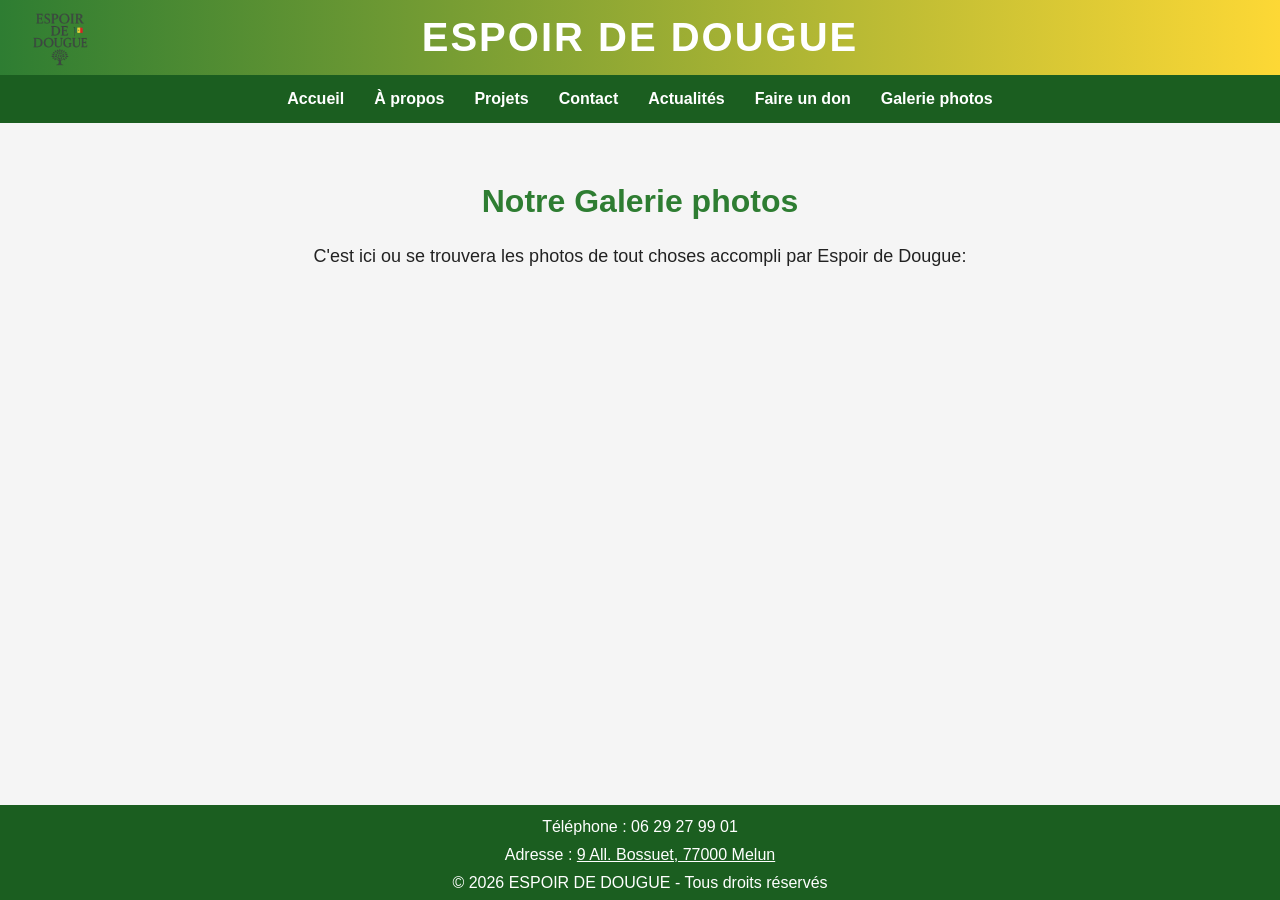
<file: galerie.html>
<!DOCTYPE html>
<html lang="fr">
<head>
  <meta charset="UTF-8">
  <meta name="viewport" content="width=device-width, initial-scale=1.0">
  <title>Galerie photos- ESPOIR DE DOUGUE</title>
  <link rel="stylesheet" href="css/style.css" />

 
</head>

<body style="min-height:100vh; display:flex; flex-direction:column;">

<div id="header-placeholder"></div>
<script src="nav.js"></script>
<section style="flex:1;">
  <h2>Notre Galerie photos</h2>
  <p>C'est ici ou se trouvera les photos de tout choses accompli par Espoir de Dougue:</p>

</section>
<footer style="display:flex; flex-direction:column; align-items:center; padding:8px; gap:0;">
  <span style="margin-top:5px;">Téléphone : 06 29 27 99 01</span>
  <span style="margin-top:10px;">Adresse : <a href="https://www.google.com/maps?q=9+All.+Bossuet,+77000+Melun" target="_blank" style="color:white;">9 All. Bossuet, 77000 Melun</a></span>
  <span style="margin-top:10px;">© 2026 ESPOIR DE DOUGUE - Tous droits réservés</span>
</footer>

</body>
</html>
</file>
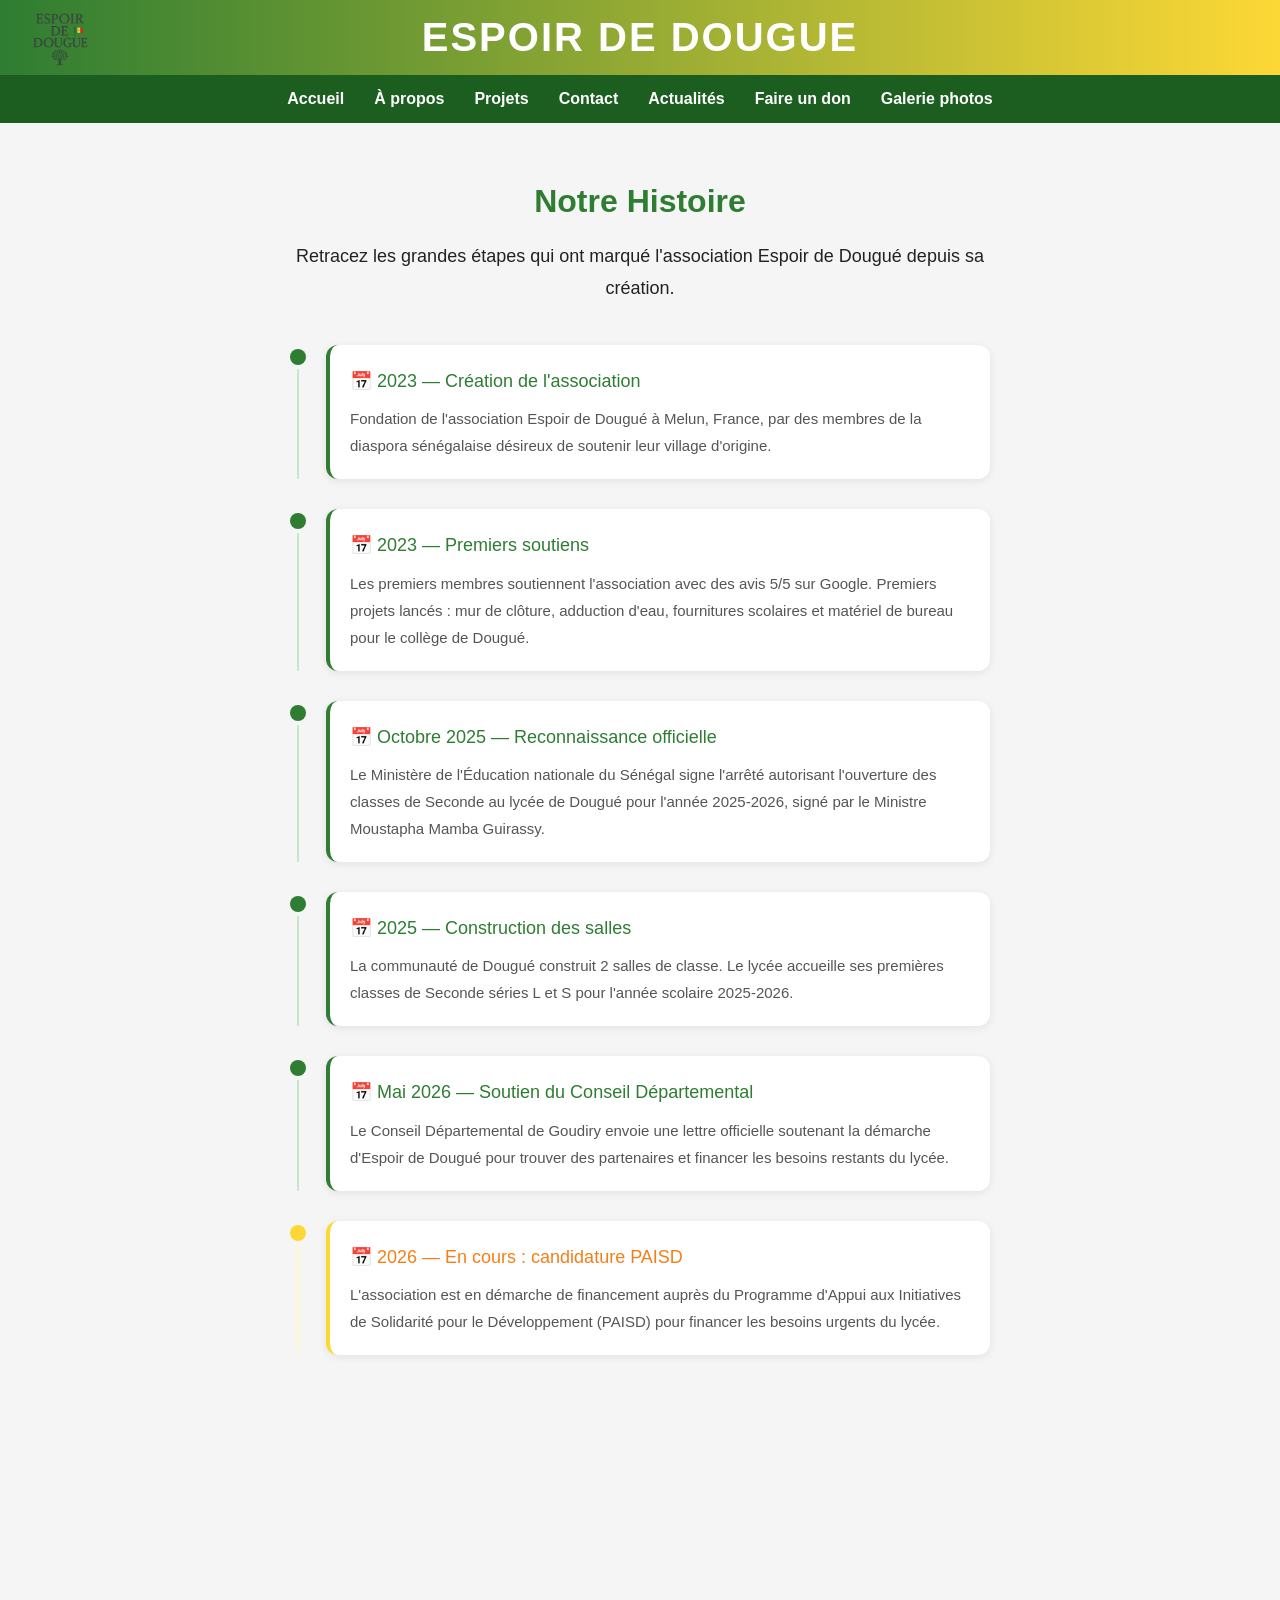
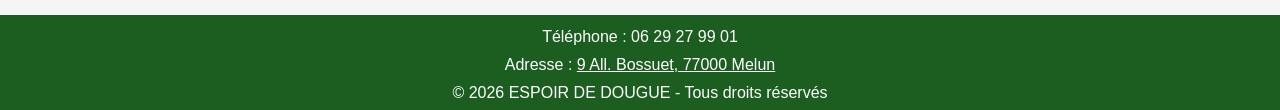
<file: historique.html>
<!DOCTYPE html>
<html lang="fr">
<head>
  <meta charset="UTF-8">
  <meta name="viewport" content="width=device-width, initial-scale=1.0">
  <title>Historique - ESPOIR DE DOUGUE</title>
  <link rel="stylesheet" href="css/style.css" />

 
</head>

<body style="min-height:100vh; display:flex; flex-direction:column;">

<div id="header-placeholder"></div>
<script src="nav.js"></script>
  <!DOCTYPE html>
<html lang="fr">
<head>
  <meta charset="UTF-8">
  <meta name="viewport" content="width=device-width, initial-scale=1.0">
  <title>Historique - ESPOIR DE DOUGUE</title>
  <link rel="stylesheet" href="css/style.css" />
</head>
<section style="flex:1;">

  <h2>Notre Histoire</h2>
  <p>Retracez les grandes étapes qui ont marqué l'association Espoir de Dougué depuis sa création.</p>

  <div style="max-width:700px; margin:40px auto; text-align:left;">

    <!-- 2023 -->
    <div style="display:flex; gap:20px; margin-bottom:30px;">
      <div style="display:flex; flex-direction:column; align-items:center;">
        <div style="width:16px; height:16px; border-radius:50%; background:#2e7d32; flex-shrink:0; margin-top:4px;"></div>
        <div style="width:2px; flex:1; background:#c8e6c9; margin-top:4px;"></div>
      </div>
      <a href="apropos.html" style="text-decoration:none;">
  <div style="background:white; border-radius:12px; padding:20px; box-shadow:0 2px 8px rgba(0,0,0,0.08); border-left:4px solid #2e7d32; flex:1; cursor:pointer;">
    <p style="color:#2e7d32; font-weight:500; margin:0 0 8px;">📅 2023 — Création de l'association</p>
    <p style="margin:0; color:#555; font-size:15px;">Fondation de l'association Espoir de Dougué à Melun, France, par des membres de la diaspora sénégalaise désireux de soutenir leur village d'origine.</p>
  </div>
</a>
    </div>

    <!-- 2023 avis -->
    <div style="display:flex; gap:20px; margin-bottom:30px;">
      <div style="display:flex; flex-direction:column; align-items:center;">
        <div style="width:16px; height:16px; border-radius:50%; background:#2e7d32; flex-shrink:0; margin-top:4px;"></div>
        <div style="width:2px; flex:1; background:#c8e6c9; margin-top:4px;"></div>
      </div>
      <a href="projets.html" style="text-decoration:none;">
      <div style="background:white; border-radius:12px; padding:20px; box-shadow:0 2px 8px rgba(0,0,0,0.08); border-left:4px solid #2e7d32; flex:1;">
        <p style="color:#2e7d32; font-weight:500; margin:0 0 8px;">📅 2023 — Premiers soutiens</p>
        <p style="margin:0; color:#555; font-size:15px;">Les premiers membres soutiennent l'association avec des avis 5/5 sur Google. Premiers projets lancés : mur de clôture, adduction d'eau, fournitures scolaires et matériel de bureau pour le collège de Dougué.</p>
      </div>
</a>
    </div>

    <!-- 2025 arrêté -->
    <div style="display:flex; gap:20px; margin-bottom:30px;">
      <div style="display:flex; flex-direction:column; align-items:center;">
        <div style="width:16px; height:16px; border-radius:50%; background:#2e7d32; flex-shrink:0; margin-top:4px;"></div>
        <div style="width:2px; flex:1; background:#c8e6c9; margin-top:4px;"></div>
      </div>
      <a href="actualite.html" style="text-decoration:none;">
      <div style="background:white; border-radius:12px; padding:20px; box-shadow:0 2px 8px rgba(0,0,0,0.08); border-left:4px solid #2e7d32; flex:1;">
        <p style="color:#2e7d32; font-weight:500; margin:0 0 8px;">📅 Octobre 2025 — Reconnaissance officielle</p>
        <p style="margin:0; color:#555; font-size:15px;">Le Ministère de l'Éducation nationale du Sénégal signe l'arrêté autorisant l'ouverture des classes de Seconde au lycée de Dougué pour l'année 2025-2026, signé par le Ministre Moustapha Mamba Guirassy.</p>
      </div>
</a>
    </div>

    <!-- 2025 salles -->
    <div style="display:flex; gap:20px; margin-bottom:30px;">
      <div style="display:flex; flex-direction:column; align-items:center;">
        <div style="width:16px; height:16px; border-radius:50%; background:#2e7d32; flex-shrink:0; margin-top:4px;"></div>
        <div style="width:2px; flex:1; background:#c8e6c9; margin-top:4px;"></div>
      </div>
      <a href="projets.html" style="text-decoration:none;">
      <div style="background:white; border-radius:12px; padding:20px; box-shadow:0 2px 8px rgba(0,0,0,0.08); border-left:4px solid #2e7d32; flex:1;">
        <p style="color:#2e7d32; font-weight:500; margin:0 0 8px;">📅 2025 — Construction des salles</p>
        <p style="margin:0; color:#555; font-size:15px;">La communauté de Dougué construit 2 salles de classe. Le lycée accueille ses premières classes de Seconde séries L et S pour l'année scolaire 2025-2026.</p>
      </div>
</a>
    </div>

    <!-- Mai 2026 -->
    <div style="display:flex; gap:20px; margin-bottom:30px;">
      <div style="display:flex; flex-direction:column; align-items:center;">
        <div style="width:16px; height:16px; border-radius:50%; background:#2e7d32; flex-shrink:0; margin-top:4px;"></div>
        <div style="width:2px; flex:1; background:#c8e6c9; margin-top:4px;"></div>
      </div>
      <a href="actualite.html" style="text-decoration:none;">
      <div style="background:white; border-radius:12px; padding:20px; box-shadow:0 2px 8px rgba(0,0,0,0.08); border-left:4px solid #2e7d32; flex:1;">
        <p style="color:#2e7d32; font-weight:500; margin:0 0 8px;">📅 Mai 2026 — Soutien du Conseil Départemental</p>
        <p style="margin:0; color:#555; font-size:15px;">Le Conseil Départemental de Goudiry envoie une lettre officielle soutenant la démarche d'Espoir de Dougué pour trouver des partenaires et financer les besoins restants du lycée.</p>
      </div>
</a>  
    </div>

    <!-- 2026 PAISD -->
    <div style="display:flex; gap:20px; margin-bottom:30px;">
      <div style="display:flex; flex-direction:column; align-items:center;">
        <div style="width:16px; height:16px; border-radius:50%; background:#fdd835; flex-shrink:0; margin-top:4px;"></div>
        <div style="width:2px; flex:1; background:#fff9c4; margin-top:4px;"></div>
      </div>
      <a href="don.html" style="text-decoration:none;">
      <div style="background:white; border-radius:12px; padding:20px; box-shadow:0 2px 8px rgba(0,0,0,0.08); border-left:4px solid #fdd835; flex:1;">
        <p style="color:#f57f17; font-weight:500; margin:0 0 8px;">📅 2026 — En cours : candidature PAISD</p>
        <p style="margin:0; color:#555; font-size:15px;">L'association est en démarche de financement auprès du Programme d'Appui aux Initiatives de Solidarité pour le Développement (PAISD) pour financer les besoins urgents du lycée.</p>
      </div>
</a>
    </div>

  </div>

</section>
  <section style="flex:1;">

</section>
<footer style="display:flex; flex-direction:column; align-items:center; padding:8px; gap:0;">
  <span style="margin-top:5px;">Téléphone : 06 29 27 99 01</span>
  <span style="margin-top:10px;">Adresse : <a href="https://www.google.com/maps?q=9+All.+Bossuet,+77000+Melun" target="_blank" style="color:white;">9 All. Bossuet, 77000 Melun</a></span>
  <span style="margin-top:10px;">© 2026 ESPOIR DE DOUGUE - Tous droits réservés</span>
</footer>

</body>
</html>
</file>
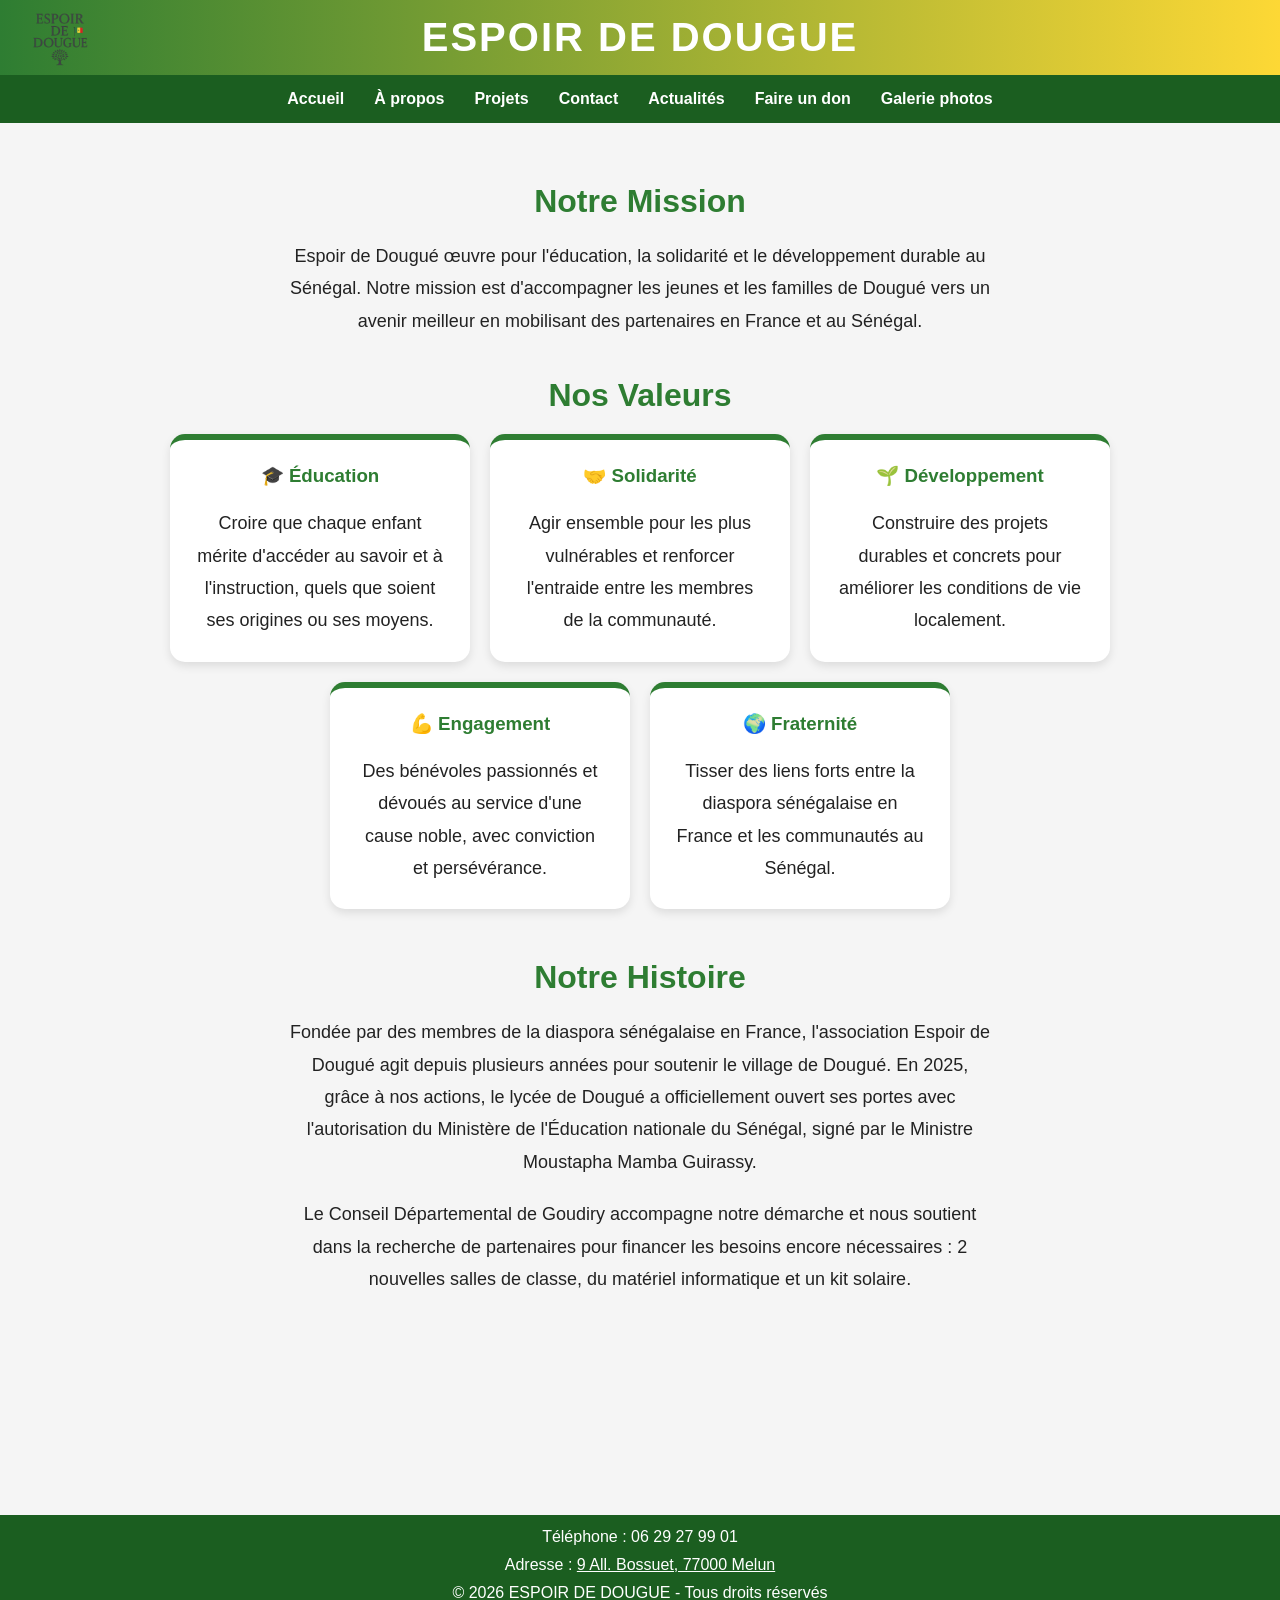
<file: mission.html>
<!DOCTYPE html>
<html lang="fr">
<head>
  <meta charset="UTF-8">
  <meta name="viewport" content="width=device-width, initial-scale=1.0">
  <title>Mission - ESPOIR DE DOUGUE</title>
  <link rel="stylesheet" href="css/style.css" />

 
</head>

<body style="min-height:100vh; display:flex; flex-direction:column;">

<div id="header-placeholder"></div>
<script src="nav.js"></script>
  <!DOCTYPE html>
<html lang="fr">
<head>
  <meta charset="UTF-8">
  <meta name="viewport" content="width=device-width, initial-scale=1.0">
  <title>Mission & Valeurs - ESPOIR DE DOUGUE</title>
  <link rel="stylesheet" href="css/style.css" />
</head>
<section style="flex:1;">

  <h2>Notre Mission</h2>
  <p>Espoir de Dougué œuvre pour l'éducation, la solidarité et le développement durable au Sénégal. Notre mission est d'accompagner les jeunes et les familles de Dougué vers un avenir meilleur en mobilisant des partenaires en France et au Sénégal.</p>

  <h2 style="margin-top:40px;">Nos Valeurs</h2>

  <div class="cards" style="margin-top:20px;">

    <div class="card">
      <h3>🎓 Éducation</h3>
      <p>Croire que chaque enfant mérite d'accéder au savoir et à l'instruction, quels que soient ses origines ou ses moyens.</p>
    </div>

    <div class="card">
      <h3>🤝 Solidarité</h3>
      <p>Agir ensemble pour les plus vulnérables et renforcer l'entraide entre les membres de la communauté.</p>
    </div>

    <div class="card">
      <h3>🌱 Développement</h3>
      <p>Construire des projets durables et concrets pour améliorer les conditions de vie localement.</p>
    </div>

    <div class="card">
      <h3>💪 Engagement</h3>
      <p>Des bénévoles passionnés et dévoués au service d'une cause noble, avec conviction et persévérance.</p>
    </div>

    <div class="card">
      <h3>🌍 Fraternité</h3>
      <p>Tisser des liens forts entre la diaspora sénégalaise en France et les communautés au Sénégal.</p>
    </div>

  </div>

  <h2 style="margin-top:50px;">Notre Histoire</h2>
  <p>Fondée par des membres de la diaspora sénégalaise en France, l'association Espoir de Dougué agit depuis plusieurs années pour soutenir le village de Dougué. En 2025, grâce à nos actions, le lycée de Dougué a officiellement ouvert ses portes avec l'autorisation du Ministère de l'Éducation nationale du Sénégal, signé par le Ministre Moustapha Mamba Guirassy.</p>
  <p style="margin-top:20px;">Le Conseil Départemental de Goudiry accompagne notre démarche et nous soutient dans la recherche de partenaires pour financer les besoins encore nécessaires : 2 nouvelles salles de classe, du matériel informatique et un kit solaire.</p>

</section>
  <section style="flex:1;">

</section>
<footer style="display:flex; flex-direction:column; align-items:center; padding:8px; gap:0;">
  <span style="margin-top:5px;">Téléphone : 06 29 27 99 01</span>
  <span style="margin-top:10px;">Adresse : <a href="https://www.google.com/maps?q=9+All.+Bossuet,+77000+Melun" target="_blank" style="color:white;">9 All. Bossuet, 77000 Melun</a></span>
  <span style="margin-top:10px;">© 2026 ESPOIR DE DOUGUE - Tous droits réservés</span>
</footer>

</body>
</html>
</file>
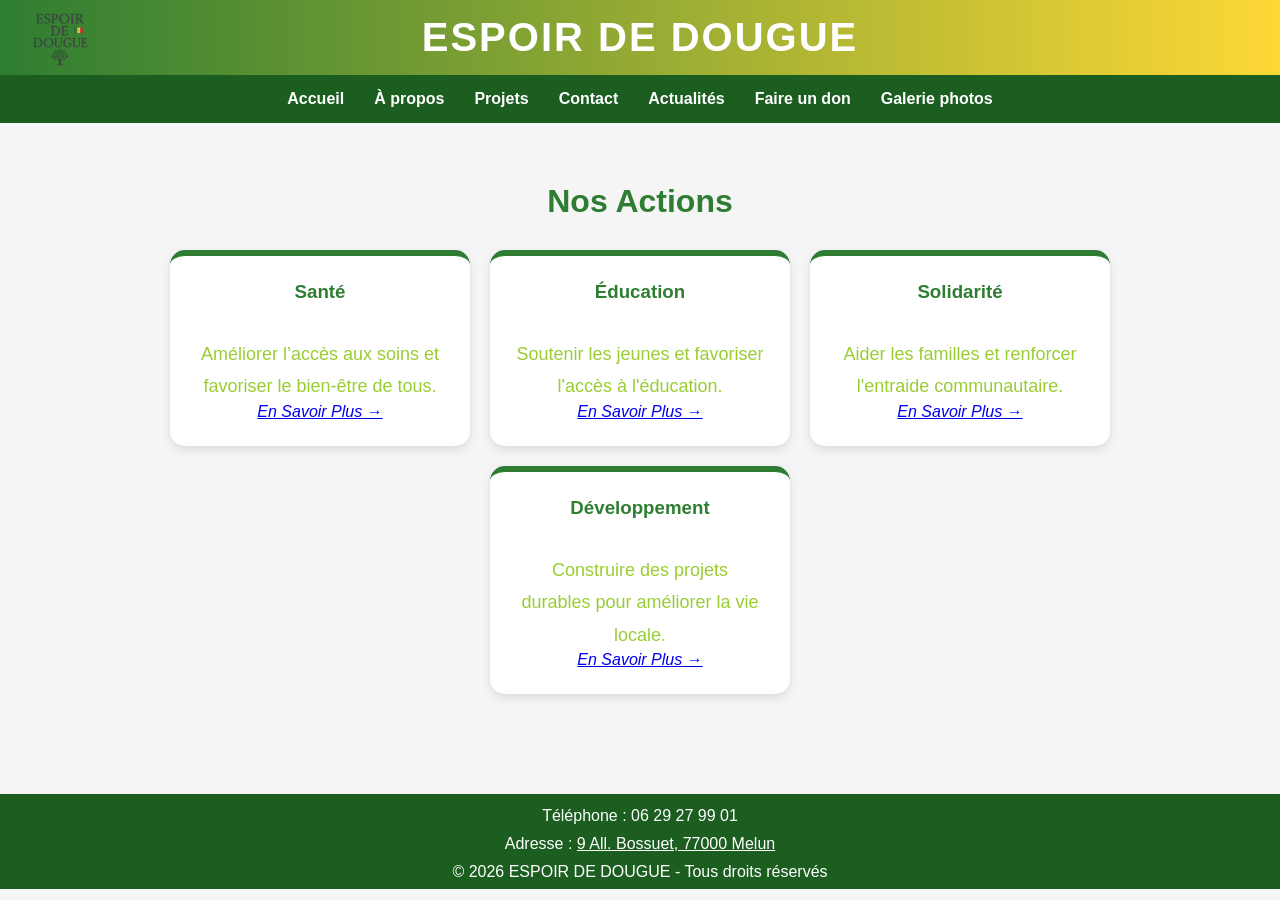
<file: projets.html>
<!DOCTYPE html>
<html lang="fr">
<head>
  <meta charset="UTF-8">
  <meta name="viewport" content="width=device-width, initial-scale=1.0">
  <title>Projets - ESPOIR DE DOUGUE</title>
  <link rel="stylesheet" href="css/style.css" />

  
<div id="header-placeholder"></div>
<script src="nav.js"></script>

<section style="flex:1;">

  <h2>Nos Actions</h2>

  <div class="cards">

        <div class="card" style="display:flex; flex-direction:column;">
    <a href="education.html" style="text-decoration:none; color:yellowgreen; display:flex; flex-direction:column; flex:1;">
      <h3>Santé</h3>
      <p>Améliorer l’accès aux soins et favoriser le bien-être de tous.</p>
      <a href="education.html"><Em>En Savoir Plus</Em> →</a>
    </a>
  </div>

     <div class="card" style="display:flex; flex-direction:column;">
    <a href="education.html" style="text-decoration:none; color:yellowgreen; display:flex; flex-direction:column; flex:1;">
      <h3>Éducation</h3>
      <p>Soutenir les jeunes et favoriser l'accès à l'éducation.</p>
      <a href="education.html"><Em>En Savoir Plus</Em> →</a>
    </a>
  </div>

    <div class="card" style="display:flex; flex-direction:column;">
    <a href="solidarite.html" style="text-decoration:none; color:yellowgreen; display:flex; flex-direction:column; flex:1;">
      <h3>Solidarité</h3>
      <p>Aider les familles et renforcer l'entraide communautaire.</p>
      <a href="solidarite.html"><Em>En Savoir Plus</Em> →</a>
    </a>
  </div>

  <div class="card" style="display:flex; flex-direction:column;">
    <a href="developpemnt.html" style="text-decoration:none; color:yellowgreen; display:flex; flex-direction:column; flex:1;">
      <h3>Développement</h3>
      <p>Construire des projets durables pour améliorer la vie locale.</p>
      <a href="developpemnt.html"><Em>En Savoir Plus</Em> →</a>
    </a>
  </div>
  
</section>
<footer style="display:flex; flex-direction:column; align-items:center; padding:8px; gap:0;">
  <span style="margin-top:5px;">Téléphone : 06 29 27 99 01</span>
  <span style="margin-top:10px;">Adresse : <a href="https://www.google.com/maps?q=9+All.+Bossuet,+77000+Melun" target="_blank" style="color:white;">9 All. Bossuet, 77000 Melun</a></span>
  <span style="margin-top:10px;">© 2026 ESPOIR DE DOUGUE - Tous droits réservés</span>
</footer>

</body>
</html>
</file>
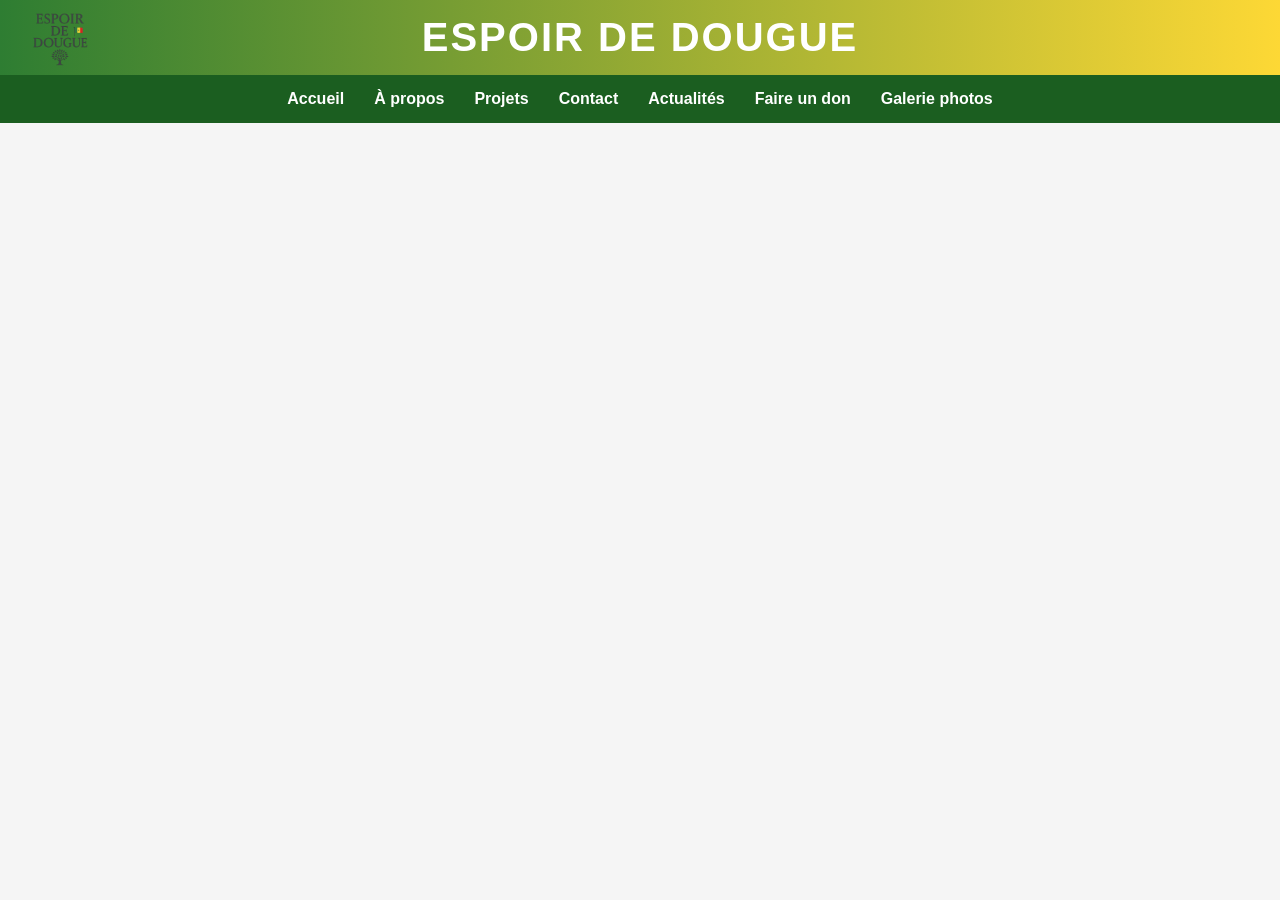
<file: sante.html>
<!DOCTYPE html>
<html lang="fr">
<head>
  <meta charset="UTF-8">
  <meta name="viewport" content="width=device-width, initial-scale=1.0">
  <title>Éducation - ESPOIR DE DOUGUE</title>
  <link rel="stylesheet" href="css/style.css" />
</head>

<body style="min-height:100vh; display:flex; flex-direction:column;">

<div id="header-placeholder"></div>
<script src="nav.js"></script>

<section style="flex:1;">
</file>
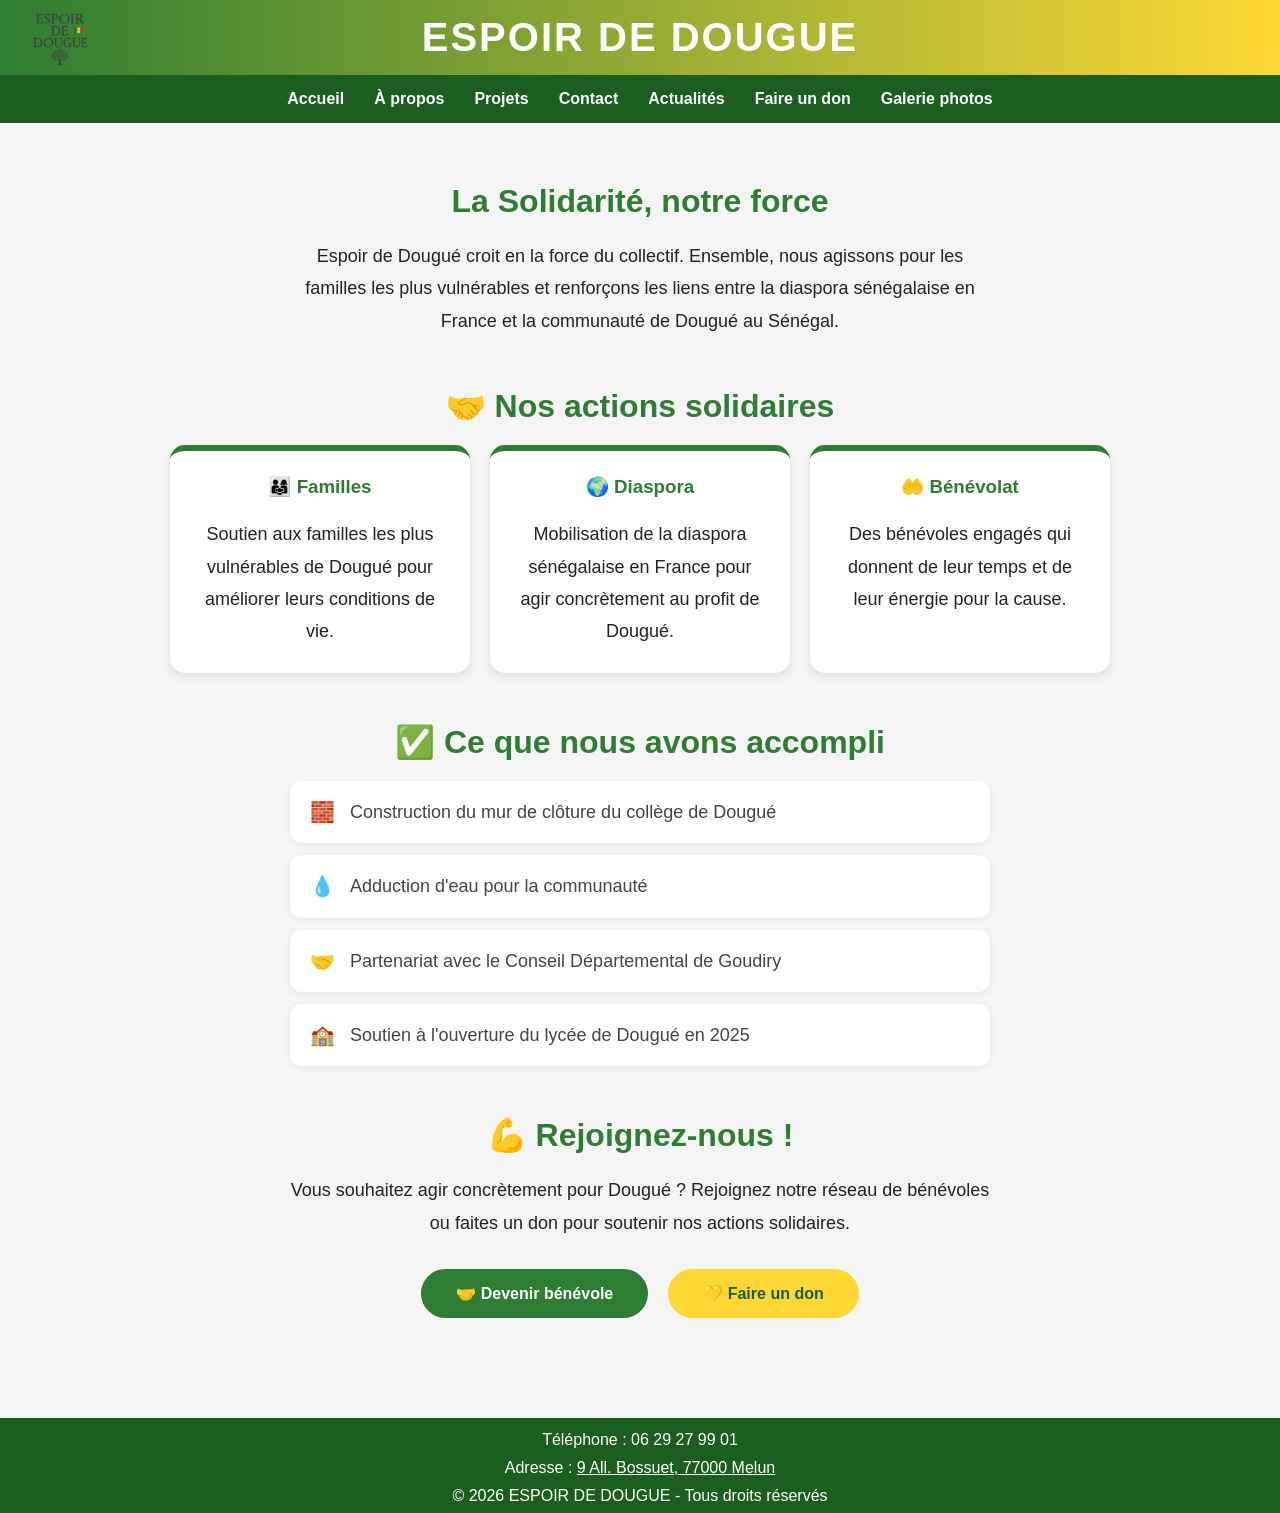
<file: solidarite.html>
<!DOCTYPE html>
<html lang="fr">
<head>
  <meta charset="UTF-8">
  <meta name="viewport" content="width=device-width, initial-scale=1.0">
  <title>Solidarité - ESPOIR DE DOUGUE</title>
  <link rel="stylesheet" href="css/style.css" />
</head>

<body style="min-height:100vh; display:flex; flex-direction:column;">

<div id="header-placeholder"></div>
<script src="nav.js"></script>

<section style="flex:1;">

  <h2>La Solidarité, notre force</h2>
  <p>Espoir de Dougué croit en la force du collectif. Ensemble, nous agissons pour les familles les plus vulnérables et renforçons les liens entre la diaspora sénégalaise en France et la communauté de Dougué au Sénégal.</p>

  <!-- Actions solidaires -->
  <h2 style="margin-top:50px;">🤝 Nos actions solidaires</h2>

  <div class="cards" style="margin-top:20px;">

    <div class="card">
      <h3>👨‍👩‍👧 Familles</h3>
      <p>Soutien aux familles les plus vulnérables de Dougué pour améliorer leurs conditions de vie.</p>
    </div>

    <div class="card">
      <h3>🌍 Diaspora</h3>
      <p>Mobilisation de la diaspora sénégalaise en France pour agir concrètement au profit de Dougué.</p>
    </div>

    <div class="card">
      <h3>🤲 Bénévolat</h3>
      <p>Des bénévoles engagés qui donnent de leur temps et de leur énergie pour la cause.</p>
    </div>

  </div>

  <!-- Ce qu'on a accompli -->
  <h2 style="margin-top:50px;">✅ Ce que nous avons accompli</h2>

  <div style="max-width:700px; margin:20px auto; text-align:left;">

    <div style="display:flex; align-items:center; gap:15px; background:white; padding:15px 20px; border-radius:12px; margin-bottom:12px; box-shadow:0 2px 8px rgba(0,0,0,0.06);">
      <span style="font-size:20px;">🧱</span>
      <p style="margin:0; color:#444;">Construction du mur de clôture du collège de Dougué</p>
    </div>

    <div style="display:flex; align-items:center; gap:15px; background:white; padding:15px 20px; border-radius:12px; margin-bottom:12px; box-shadow:0 2px 8px rgba(0,0,0,0.06);">
      <span style="font-size:20px;">💧</span>
      <p style="margin:0; color:#444;">Adduction d'eau pour la communauté</p>
    </div>

    <div style="display:flex; align-items:center; gap:15px; background:white; padding:15px 20px; border-radius:12px; margin-bottom:12px; box-shadow:0 2px 8px rgba(0,0,0,0.06);">
      <span style="font-size:20px;">🤝</span>
      <p style="margin:0; color:#444;">Partenariat avec le Conseil Départemental de Goudiry</p>
    </div>

    <div style="display:flex; align-items:center; gap:15px; background:white; padding:15px 20px; border-radius:12px; margin-bottom:12px; box-shadow:0 2px 8px rgba(0,0,0,0.06);">
      <span style="font-size:20px;">🏫</span>
      <p style="margin:0; color:#444;">Soutien à l'ouverture du lycée de Dougué en 2025</p>
    </div>

  </div>

  <!-- Rejoindre -->
  <h2 style="margin-top:50px;">💪 Rejoignez-nous !</h2>
  <p>Vous souhaitez agir concrètement pour Dougué ? Rejoignez notre réseau de bénévoles ou faites un don pour soutenir nos actions solidaires.</p>

  <div style="margin-top:30px; display:flex; justify-content:center; gap:20px; flex-wrap:wrap;">
    <a href="contacts.html" style="background:#2e7d32; color:white; padding:15px 35px; border-radius:30px; text-decoration:none; font-weight:bold; font-size:16px;">
      🤝 Devenir bénévole
    </a>
    <a href="don.html" style="background:#fdd835; color:#1b5e20; padding:15px 35px; border-radius:30px; text-decoration:none; font-weight:bold; font-size:16px;">
      💛 Faire un don
    </a>
  </div>

</section>

<footer style="display:flex; flex-direction:column; align-items:center; padding:8px; gap:0;">
  <span style="margin-top:5px;">Téléphone : 06 29 27 99 01</span>
  <span style="margin-top:10px;">Adresse : <a href="https://www.google.com/maps?q=9+All.+Bossuet,+77000+Melun" target="_blank" style="color:white;">9 All. Bossuet, 77000 Melun</a></span>
  <span style="margin-top:10px;">© 2026 ESPOIR DE DOUGUE - Tous droits réservés</span>
</footer>

</body>
</html>
</file>
<file: css/style.css>
* {
  margin: 0;
  padding: 0;
  box-sizing: border-box;
  font-family: Arial, sans-serif;
}

body {
  background: #f5f5f5;
  color: #222;
}

/* ---- HEADER ---- */
header {
  background: linear-gradient(90deg, #2e7d32, #fdd835);
  padding: 15px 25px;
  display: flex;
  align-items: center;
  position: relative;
}

header img {
  height: 70px;
  width: 70px;
  object-fit: contain;
  border-radius: 8px;
  position: absolute;
  left: 25px;
}

header h1 {
  flex: 1;
  text-align: center;
  color: white;
  font-size: 2.5rem;
  letter-spacing: 2px;
}

/* ---- NAVIGATION ---- */
nav {
  background: #1b5e20;
  padding: 15px;
  text-align: center;
  position: relative;
}

nav a {
  color: white;
  text-decoration: none;
  margin: 0 15px;
  font-weight: bold;
  transition: 0.3s;
}

nav a:hover {
  color: #fdd835;
}

/* ---- HAMBURGER MENU ---- */
.hamburger {
  display: none;
  background: none;
  border: none;
  color: white;
  font-size: 28px;
  cursor: pointer;
  position: absolute;
  right: 25px;
  top: 22px;
}

.nav-links {
  display: flex;
  flex-wrap: wrap;
  justify-content: center;
}

/* ---- RESPONSIVE MOBILE ---- */
@media (max-width: 768px) {
  header img {
    height: 45px;
    width: 45px;
    left: 10px;
  }

  header h1 {
    font-size: 1.6rem;
    padding-left: 55px;
  }

  .hamburger {
    display: block;
  }

  .nav-links {
    display: none;
    flex-direction: column;
    background: #1b5e20;
    width: 200px;
    position: absolute;
    right: 0;
    top: 100px;
    z-index: 999;
    border-radius: 0 0 0 12px;
  }

  .nav-links.open {
    display: flex;
  }

  .nav-links a {
    padding: 12px 20px;
    border-bottom: 1px solid #2e7d32;
  }
}

/* ---- HERO (page accueil) ---- */
.hero {
  height: 70vh;
  display: flex;
  justify-content: center;
  align-items: center;
  text-align: center;
  background: linear-gradient(rgba(0,0,0,0.5), rgba(0,0,0,0.5)),
    url('https://images.unsplash.com/photo-1509099836639-18ba1795216d?q=80&w=1200') center/cover;
  color: white;
  padding: 20px;
}

.hero h2 {
  font-size: 3rem;
  margin-bottom: 20px;
}

.hero p {
  font-size: 1.2rem;
  margin-bottom: 25px;
}

/* ---- BOUTON ---- */
.btn {
  background: #fdd835;
  color: #1b5e20;
  padding: 15px 30px;
  border: none;
  border-radius: 30px;
  text-decoration: none;
  font-weight: bold;
  transition: 0.3s;
}

.btn:hover {
  background: white;
}

/* ---- SECTIONS ---- */
section {
  padding: 60px 20px;
  text-align: center;
}

section h2 {
  color: #2e7d32;
  font-size: 2rem;
}

section p {
  max-width: 700px;
  margin: auto;
  margin-top: 20px;
  font-size: 18px;
  line-height: 1.8;
}

/* ---- CARDS ---- */
.cards {
  display: flex;
  flex-wrap: wrap;
  justify-content: center;
  gap: 20px;
  margin-top: 30px;
}

.card {
  background: white;
  width: 300px;
  padding: 25px;
  border-radius: 15px;
  box-shadow: 0 4px 10px rgba(0,0,0,0.1);
  border-top: 6px solid #2e7d32;
}

.card h3 {
  color: #2e7d32;
  margin-bottom: 15px;
}

.card:hover {
  transform: translateY(-5px);
  box-shadow: 0 8px 20px rgba(0,0,0,0.2);
  cursor: pointer;
  transition: 0.3s;
}

/* ---- FORMULAIRE (contact) ---- */
form {
  margin-top: 30px;
}

input,
textarea,
select {
  width: 324px;
  padding: 12px;
  margin: 10px;
  border: 1px solid #ccc;
  border-radius: 5px;
}

button {
  padding: 12px 25px;
  background: #2e7d32;
  color: white;
  border: none;
  border-radius: 5px;
  cursor: pointer;
  font-size: 16px;
}

button:hover {
  background: #fdd835;
  color: #1b5e20;
}

/* ---- FOOTER ---- */
footer {
  background: #1b5e20;
  color: white;
  text-align: center;
  padding: 20px;
  margin-top: 40px;
}
</file>
